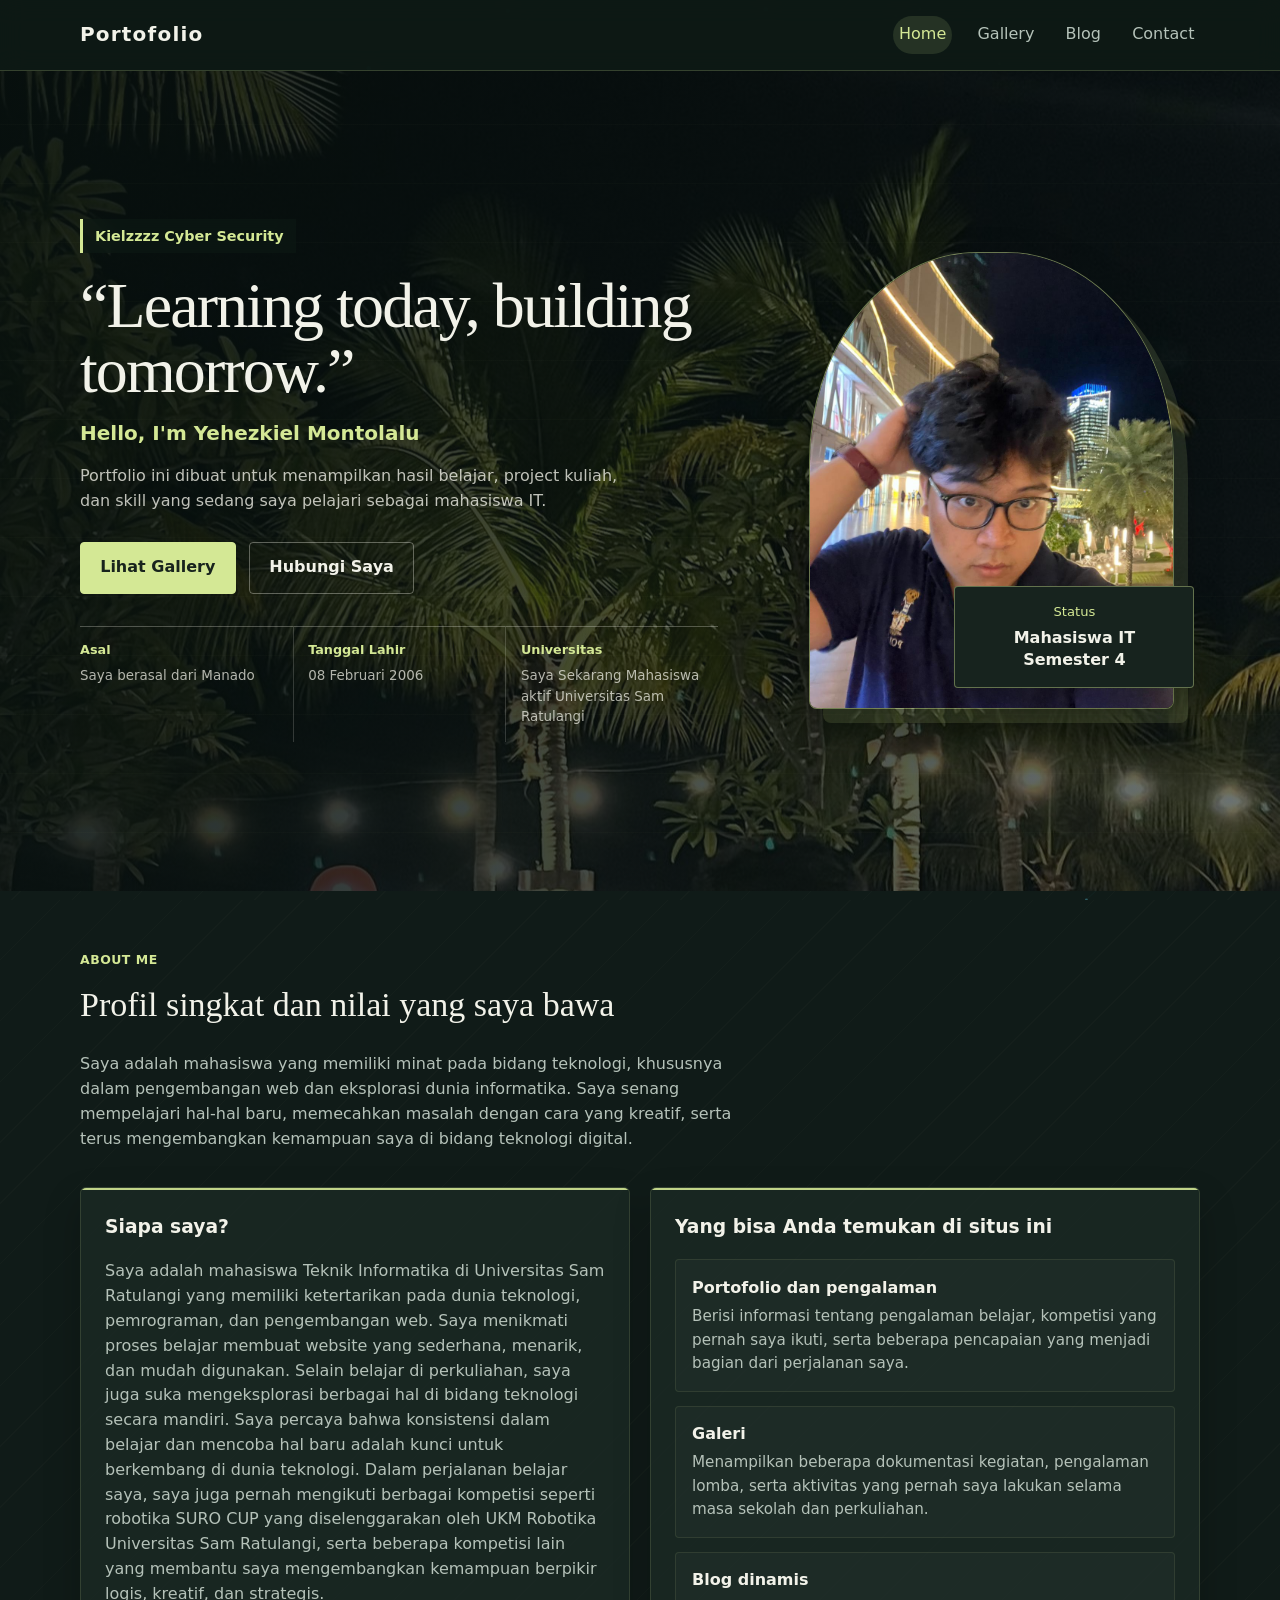
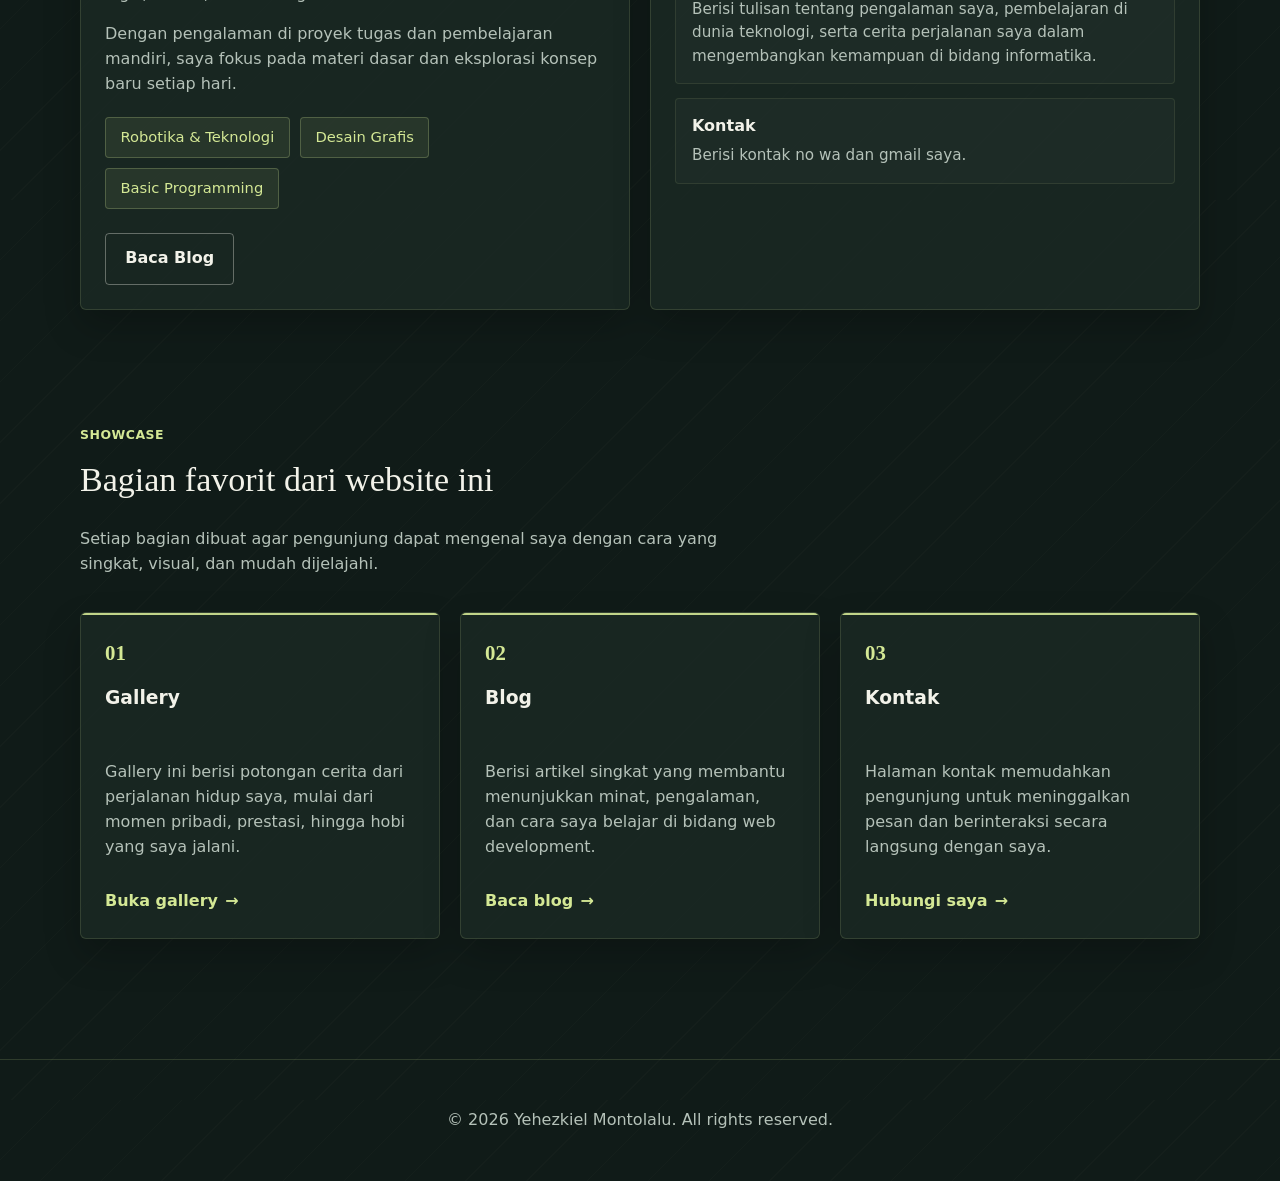
<file: INDEX.HTML>
<!DOCTYPE html>
<html lang="id">
  <head>
    <meta charset="UTF-8" />
    <meta name="viewport" content="width=device-width, initial-scale=1.0" />
    <title>Beranda • Portofolio</title>
    <link rel="stylesheet" href="css/styles.css" />
  </head>
  <body class="home-page">
    <header>
      <div class="container navbar">
        <a class="nav-brand" href="index.html">Portofolio</a>
        <button class="toggle-menu" type="button" aria-label="Toggle navigation">
          <svg viewBox="0 0 24 24" fill="none" stroke="currentColor" stroke-width="2" stroke-linecap="round" stroke-linejoin="round">
            <path d="M4 6h16" />
            <path d="M4 12h16" />
            <path d="M4 18h16" />
          </svg>
        </button>
        <nav class="nav-links" aria-label="Primary">
          <a href="index.html">Home</a>
          <a href="gallery.html">Gallery</a>
          <a href="blog.html">Blog</a>
          <a href="contact.html">Contact</a>
        </nav>
      </div>
    </header>

    <main>
      <section class="hero">
        <div class="container">
          <div class="hero-text">
            <span class="hero-badge">Kielzzzz Cyber Security</span>
            <h1>“Learning today, building tomorrow.”</h1>
            <h2>Hello, I'm Yehezkiel Montolalu</h2>
            <p>
              Portfolio ini dibuat untuk menampilkan hasil belajar, project kuliah, 
              dan skill yang sedang saya pelajari sebagai mahasiswa IT.
            </p>
            <div class="hero-actions">
              <a class="btn" href="gallery.html">Lihat Gallery</a>
              <a class="btn btn-secondary" href="contact.html">Hubungi Saya</a>
            </div>
            <div class="hero-stats" aria-label="Ringkasan singkat profil">
              <div class="stat-item">
                <strong>Asal</strong>
                <span>Saya berasal dari Manado</span>
              </div>
              <div class="stat-item">
                <strong>Tanggal Lahir</strong>
                <span>08 Februari 2006</span>
              </div>
              <div class="stat-item">
                <strong>Universitas</strong>
                <span>Saya Sekarang Mahasiswa aktif Universitas Sam Ratulangi</span>
              </div>
            </div>
          </div>
          <div class="hero-figure">
            <img src="image/Kielzzzz.jpeg" alt="Foto Yehezkiel C.C.A. Montolalu" />
            <div class="figure-badge">
              <span>Status</span>
              <strong>Mahasiswa IT Semester 4</strong>
            </div>
          </div>
        </div>
      </section>

      <section class="section" id="about">
        <div class="container reveal">
          <div class="section-heading">
            <span class="section-kicker">About me</span>
            <h2>Profil singkat dan nilai yang saya bawa</h2>
            <p>
              Saya adalah mahasiswa yang memiliki minat pada bidang teknologi, khususnya dalam pengembangan web dan eksplorasi dunia informatika. 
              Saya senang mempelajari hal-hal baru, memecahkan masalah dengan cara yang kreatif, serta terus mengembangkan kemampuan saya di bidang teknologi digital.
            </p>
          </div>
          <div class="grid grid-2">
            <div class="card card-soft">
              <h3>Siapa saya?</h3>
              <p>
                Saya adalah mahasiswa Teknik Informatika di Universitas Sam Ratulangi yang memiliki ketertarikan pada dunia teknologi, pemrograman, dan pengembangan web. 
                Saya menikmati proses belajar membuat website yang sederhana, menarik, dan mudah digunakan. Selain belajar di perkuliahan, saya juga suka mengeksplorasi berbagai hal di bidang teknologi secara mandiri. 
                Saya percaya bahwa konsistensi dalam belajar dan mencoba hal baru adalah kunci untuk berkembang di dunia teknologi. Dalam perjalanan belajar saya, 
                saya juga pernah mengikuti berbagai kompetisi seperti robotika SURO CUP yang diselenggarakan oleh UKM Robotika Universitas Sam Ratulangi, serta beberapa kompetisi lain yang membantu saya mengembangkan kemampuan berpikir logis, kreatif, dan strategis.
              </p>
              <p>
                Dengan pengalaman di proyek tugas dan pembelajaran mandiri, saya fokus pada
                materi dasar dan eksplorasi konsep baru setiap hari.
              </p>
              <div class="chip-list" aria-label="Keahlian utama">
                <span class="chip">Robotika & Teknologi</span>
                <span class="chip">Desain Grafis</span>
                <span class="chip">Basic Programming</span>
              </div>
              <a class="btn btn-secondary" href="blog.html">Baca Blog</a>
            </div>
            <div class="card feature-card">
              <h3>Yang bisa Anda temukan di situs ini</h3>
              <ul class="feature-list">
                <li>
                  <strong>Portofolio dan pengalaman</strong>
                  <span>Berisi informasi tentang pengalaman belajar, kompetisi yang pernah saya ikuti, 
                    serta beberapa pencapaian yang menjadi bagian dari perjalanan saya.</span>
                </li>
                <li>
                  <strong>Galeri</strong>
                  <span>Menampilkan beberapa dokumentasi kegiatan, pengalaman lomba, 
                    serta aktivitas yang pernah saya lakukan selama masa sekolah dan perkuliahan.</span>
                </li>
                <li>
                  <strong>Blog dinamis</strong>
                  <span>Berisi tulisan tentang pengalaman saya, pembelajaran di dunia teknologi, 
                    serta cerita perjalanan saya dalam mengembangkan kemampuan di bidang informatika.</span>
                </li>
                <li>
                  <strong>Kontak</strong>
                  <span>Berisi kontak no wa dan gmail saya.</span>
                </li>
              </ul>
            </div>
          </div>
        </div>
      </section>

      <section class="section" id="showcase">
        <div class="container reveal">
          <div class="section-heading">
            <span class="section-kicker">Showcase</span>
            <h2>Bagian favorit dari website ini</h2>
            <p>
              Setiap bagian dibuat agar pengunjung dapat mengenal saya dengan cara yang singkat,
              visual, dan mudah dijelajahi.
            </p>
          </div>
          <div class="grid grid-3">
            <div class="card project-card">
              <span class="project-number">01</span>
              <h3>Gallery</h3>
              <p>
                Gallery ini berisi potongan cerita dari perjalanan hidup saya, mulai dari momen pribadi, prestasi, hingga hobi yang saya jalani.              </p>
              <a class="text-link" href="gallery.html">Buka gallery</a>
            </div>
            <div class="card project-card">
              <span class="project-number">02</span>
              <h3>Blog</h3>
              <p>
                Berisi artikel singkat yang membantu menunjukkan minat, pengalaman, dan cara saya
                belajar di bidang web development.
              </p>
              <a class="text-link" href="blog.html">Baca blog</a>
            </div>
            <div class="card project-card">
              <span class="project-number">03</span>
              <h3>Kontak</h3>
              <p>
                Halaman kontak memudahkan pengunjung untuk meninggalkan pesan dan berinteraksi secara
                langsung dengan saya.
              </p>
              <a class="text-link" href="contact.html">Hubungi saya</a>
            </div>
          </div>
        </div>
      </section>
    </main>

    <footer class="footer">
      <div class="container">
        <p>
          &copy; <span id="current-year"></span> Yehezkiel Montolalu. All rights reserved.
        </p>
      </div>
    </footer>

    <script src="js/main.js"></script>
  </body>
</html>
</file>
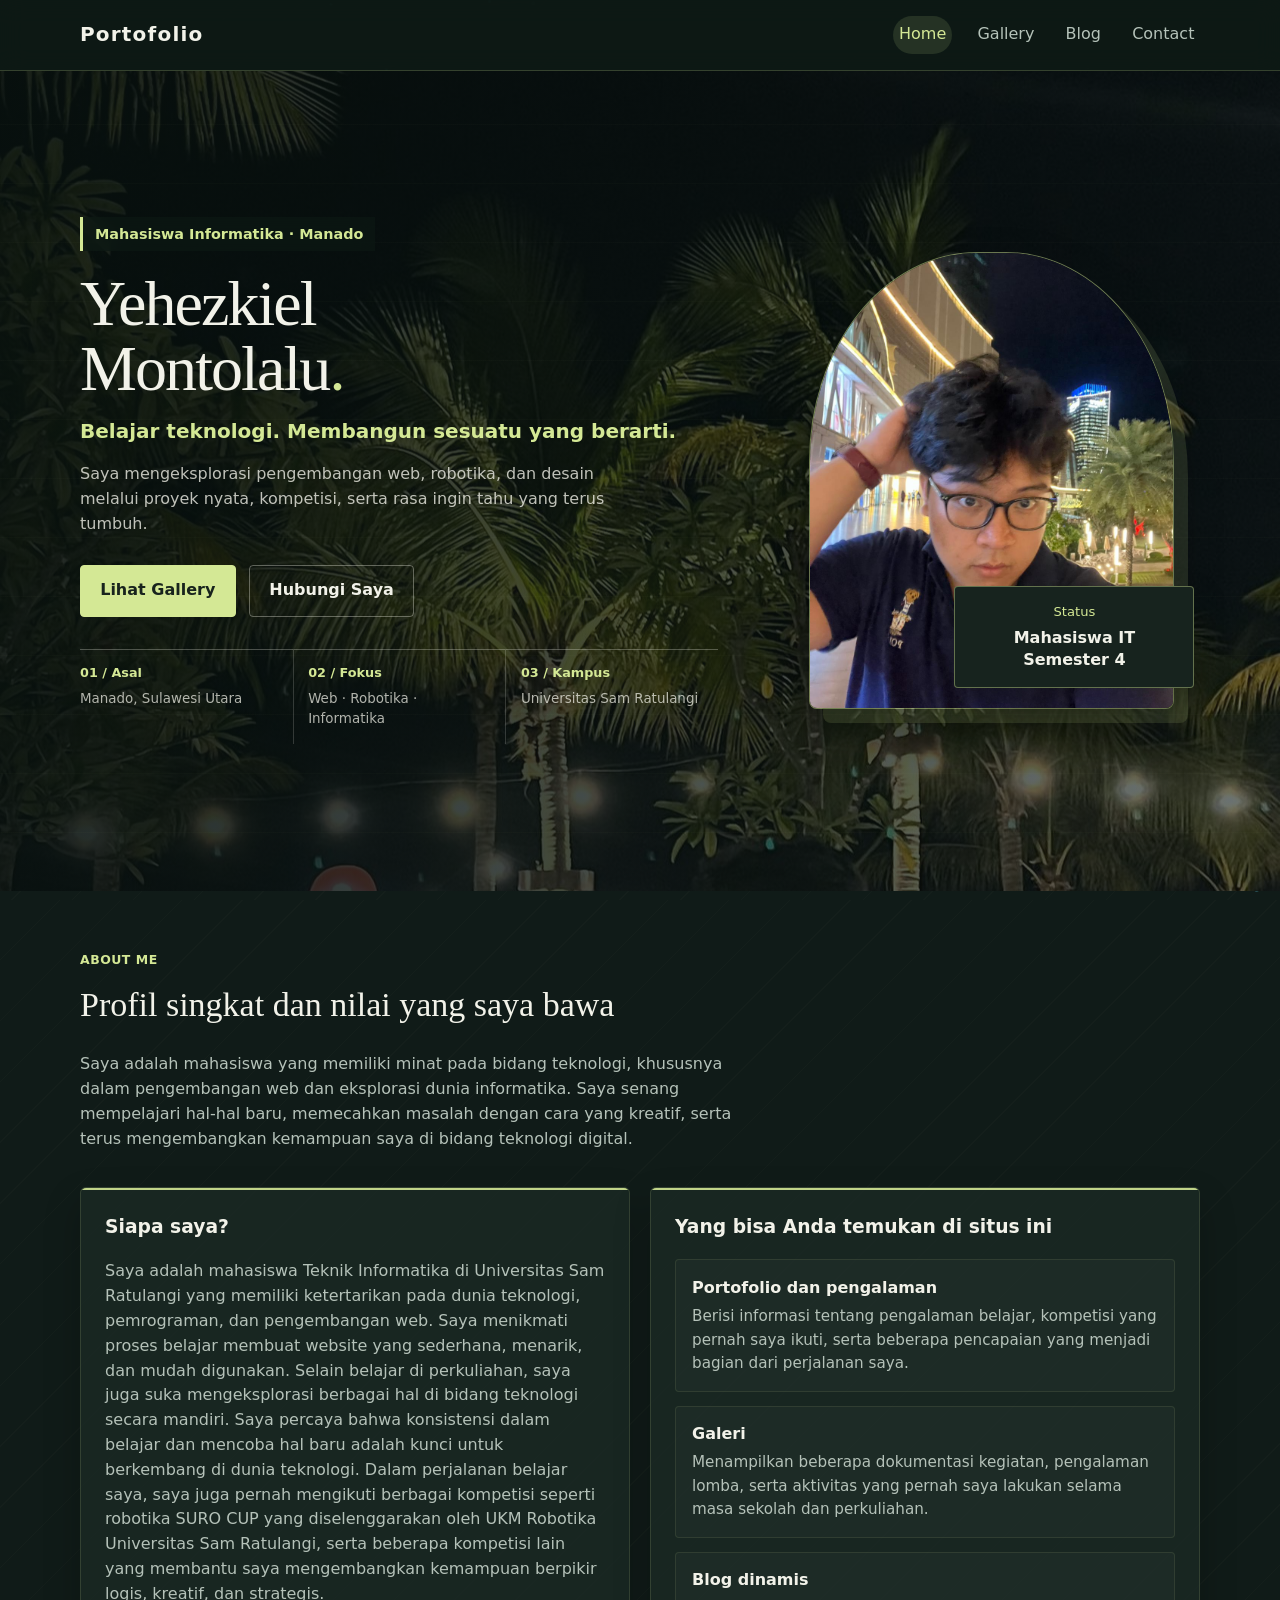
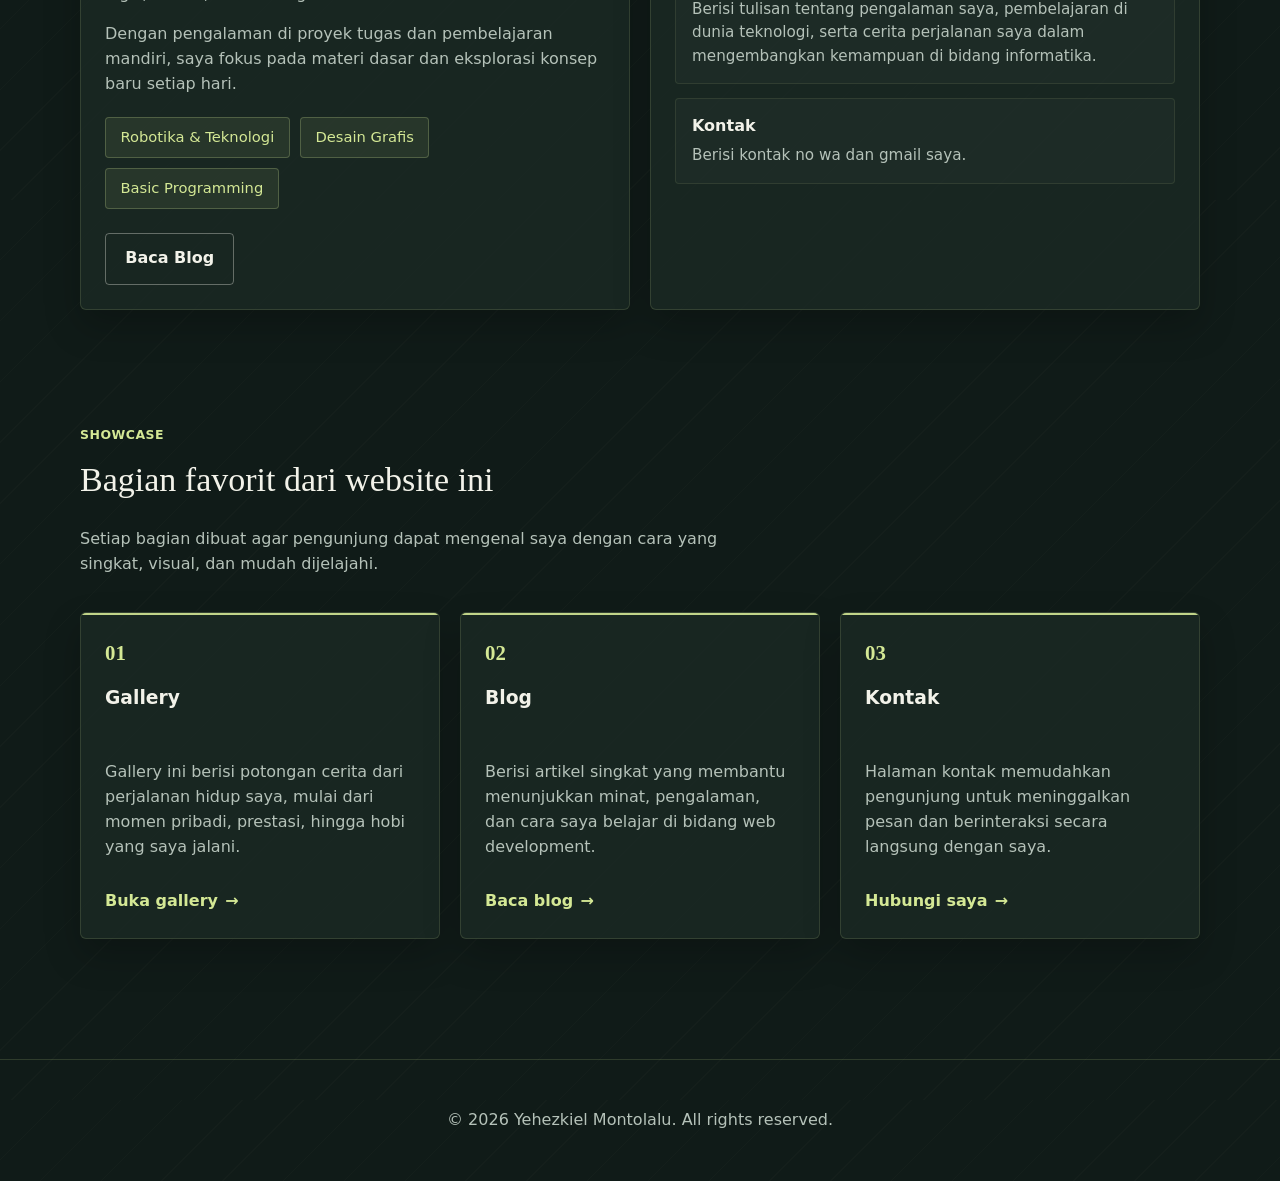
<file: index.html>
<!DOCTYPE html>
<html lang="id">
  <head>
    <meta charset="UTF-8" />
    <meta name="viewport" content="width=device-width, initial-scale=1.0" />
    <title>Beranda • Portofolio</title>
    <link rel="stylesheet" href="css/styles.css" />
  </head>
  <body class="home-page">
    <header>
      <div class="container navbar">
        <a class="nav-brand" href="index.html">Portofolio</a>
        <button class="toggle-menu" type="button" aria-label="Toggle navigation">
          <svg viewBox="0 0 24 24" fill="none" stroke="currentColor" stroke-width="2" stroke-linecap="round" stroke-linejoin="round">
            <path d="M4 6h16" />
            <path d="M4 12h16" />
            <path d="M4 18h16" />
          </svg>
        </button>
        <nav class="nav-links" aria-label="Primary">
          <a href="index.html">Home</a>
          <a href="gallery.html">Gallery</a>
          <a href="blog.html">Blog</a>
          <a href="contact.html">Contact</a>
        </nav>
      </div>
    </header>

    <main>
      <section class="hero">
        <div class="container">
          <div class="hero-text">
            <span class="hero-badge">Mahasiswa Informatika · Manado</span>
            <h1>Yehezkiel<br />Montolalu<span>.</span></h1>
            <h2>Belajar teknologi. Membangun sesuatu yang berarti.</h2>
            <p>
              Saya mengeksplorasi pengembangan web, robotika, dan desain melalui proyek nyata,
              kompetisi, serta rasa ingin tahu yang terus tumbuh.
            </p>
            <div class="hero-actions">
              <a class="btn" href="gallery.html">Lihat Gallery</a>
              <a class="btn btn-secondary" href="contact.html">Hubungi Saya</a>
            </div>
            <div class="hero-stats" aria-label="Ringkasan singkat profil">
              <div class="stat-item">
                <strong>01 / Asal</strong>
                <span>Manado, Sulawesi Utara</span>
              </div>
              <div class="stat-item">
                <strong>02 / Fokus</strong>
                <span>Web · Robotika · Informatika</span>
              </div>
              <div class="stat-item">
                <strong>03 / Kampus</strong>
                <span>Universitas Sam Ratulangi</span>
              </div>
            </div>
          </div>
          <div class="hero-figure">
            <img src="image/Kielzzzz.jpeg" alt="Foto Yehezkiel C.C.A. Montolalu" />
            <div class="figure-badge">
              <span>Status</span>
              <strong>Mahasiswa IT Semester 4</strong>
            </div>
          </div>
        </div>
      </section>

      <section class="section" id="about">
        <div class="container reveal">
          <div class="section-heading">
            <span class="section-kicker">About me</span>
            <h2>Profil singkat dan nilai yang saya bawa</h2>
            <p>
              Saya adalah mahasiswa yang memiliki minat pada bidang teknologi, khususnya dalam pengembangan web dan eksplorasi dunia informatika. 
              Saya senang mempelajari hal-hal baru, memecahkan masalah dengan cara yang kreatif, serta terus mengembangkan kemampuan saya di bidang teknologi digital.
            </p>
          </div>
          <div class="grid grid-2">
            <div class="card card-soft">
              <h3>Siapa saya?</h3>
              <p>
                Saya adalah mahasiswa Teknik Informatika di Universitas Sam Ratulangi yang memiliki ketertarikan pada dunia teknologi, pemrograman, dan pengembangan web. 
                Saya menikmati proses belajar membuat website yang sederhana, menarik, dan mudah digunakan. Selain belajar di perkuliahan, saya juga suka mengeksplorasi berbagai hal di bidang teknologi secara mandiri. 
                Saya percaya bahwa konsistensi dalam belajar dan mencoba hal baru adalah kunci untuk berkembang di dunia teknologi. Dalam perjalanan belajar saya, 
                saya juga pernah mengikuti berbagai kompetisi seperti robotika SURO CUP yang diselenggarakan oleh UKM Robotika Universitas Sam Ratulangi, serta beberapa kompetisi lain yang membantu saya mengembangkan kemampuan berpikir logis, kreatif, dan strategis.
              </p>
              <p>
                Dengan pengalaman di proyek tugas dan pembelajaran mandiri, saya fokus pada
                materi dasar dan eksplorasi konsep baru setiap hari.
              </p>
              <div class="chip-list" aria-label="Keahlian utama">
                <span class="chip">Robotika & Teknologi</span>
                <span class="chip">Desain Grafis</span>
                <span class="chip">Basic Programming</span>
              </div>
              <a class="btn btn-secondary" href="blog.html">Baca Blog</a>
            </div>
            <div class="card feature-card">
              <h3>Yang bisa Anda temukan di situs ini</h3>
              <ul class="feature-list">
                <li>
                  <strong>Portofolio dan pengalaman</strong>
                  <span>Berisi informasi tentang pengalaman belajar, kompetisi yang pernah saya ikuti, 
                    serta beberapa pencapaian yang menjadi bagian dari perjalanan saya.</span>
                </li>
                <li>
                  <strong>Galeri</strong>
                  <span>Menampilkan beberapa dokumentasi kegiatan, pengalaman lomba, 
                    serta aktivitas yang pernah saya lakukan selama masa sekolah dan perkuliahan.</span>
                </li>
                <li>
                  <strong>Blog dinamis</strong>
                  <span>Berisi tulisan tentang pengalaman saya, pembelajaran di dunia teknologi, 
                    serta cerita perjalanan saya dalam mengembangkan kemampuan di bidang informatika.</span>
                </li>
                <li>
                  <strong>Kontak</strong>
                  <span>Berisi kontak no wa dan gmail saya.</span>
                </li>
              </ul>
            </div>
          </div>
        </div>
      </section>

      <section class="section" id="showcase">
        <div class="container reveal">
          <div class="section-heading">
            <span class="section-kicker">Showcase</span>
            <h2>Bagian favorit dari website ini</h2>
            <p>
              Setiap bagian dibuat agar pengunjung dapat mengenal saya dengan cara yang singkat,
              visual, dan mudah dijelajahi.
            </p>
          </div>
          <div class="grid grid-3">
            <div class="card project-card">
              <span class="project-number">01</span>
              <h3>Gallery</h3>
              <p>
                Gallery ini berisi potongan cerita dari perjalanan hidup saya, mulai dari momen pribadi, prestasi, hingga hobi yang saya jalani.              </p>
              <a class="text-link" href="gallery.html">Buka gallery</a>
            </div>
            <div class="card project-card">
              <span class="project-number">02</span>
              <h3>Blog</h3>
              <p>
                Berisi artikel singkat yang membantu menunjukkan minat, pengalaman, dan cara saya
                belajar di bidang web development.
              </p>
              <a class="text-link" href="blog.html">Baca blog</a>
            </div>
            <div class="card project-card">
              <span class="project-number">03</span>
              <h3>Kontak</h3>
              <p>
                Halaman kontak memudahkan pengunjung untuk meninggalkan pesan dan berinteraksi secara
                langsung dengan saya.
              </p>
              <a class="text-link" href="contact.html">Hubungi saya</a>
            </div>
          </div>
        </div>
      </section>
    </main>

    <footer class="footer">
      <div class="container">
        <p>
          &copy; <span id="current-year"></span> Yehezkiel Montolalu. All rights reserved.
        </p>
      </div>
    </footer>

    <script src="js/main.js"></script>
  </body>
</html>
</file>
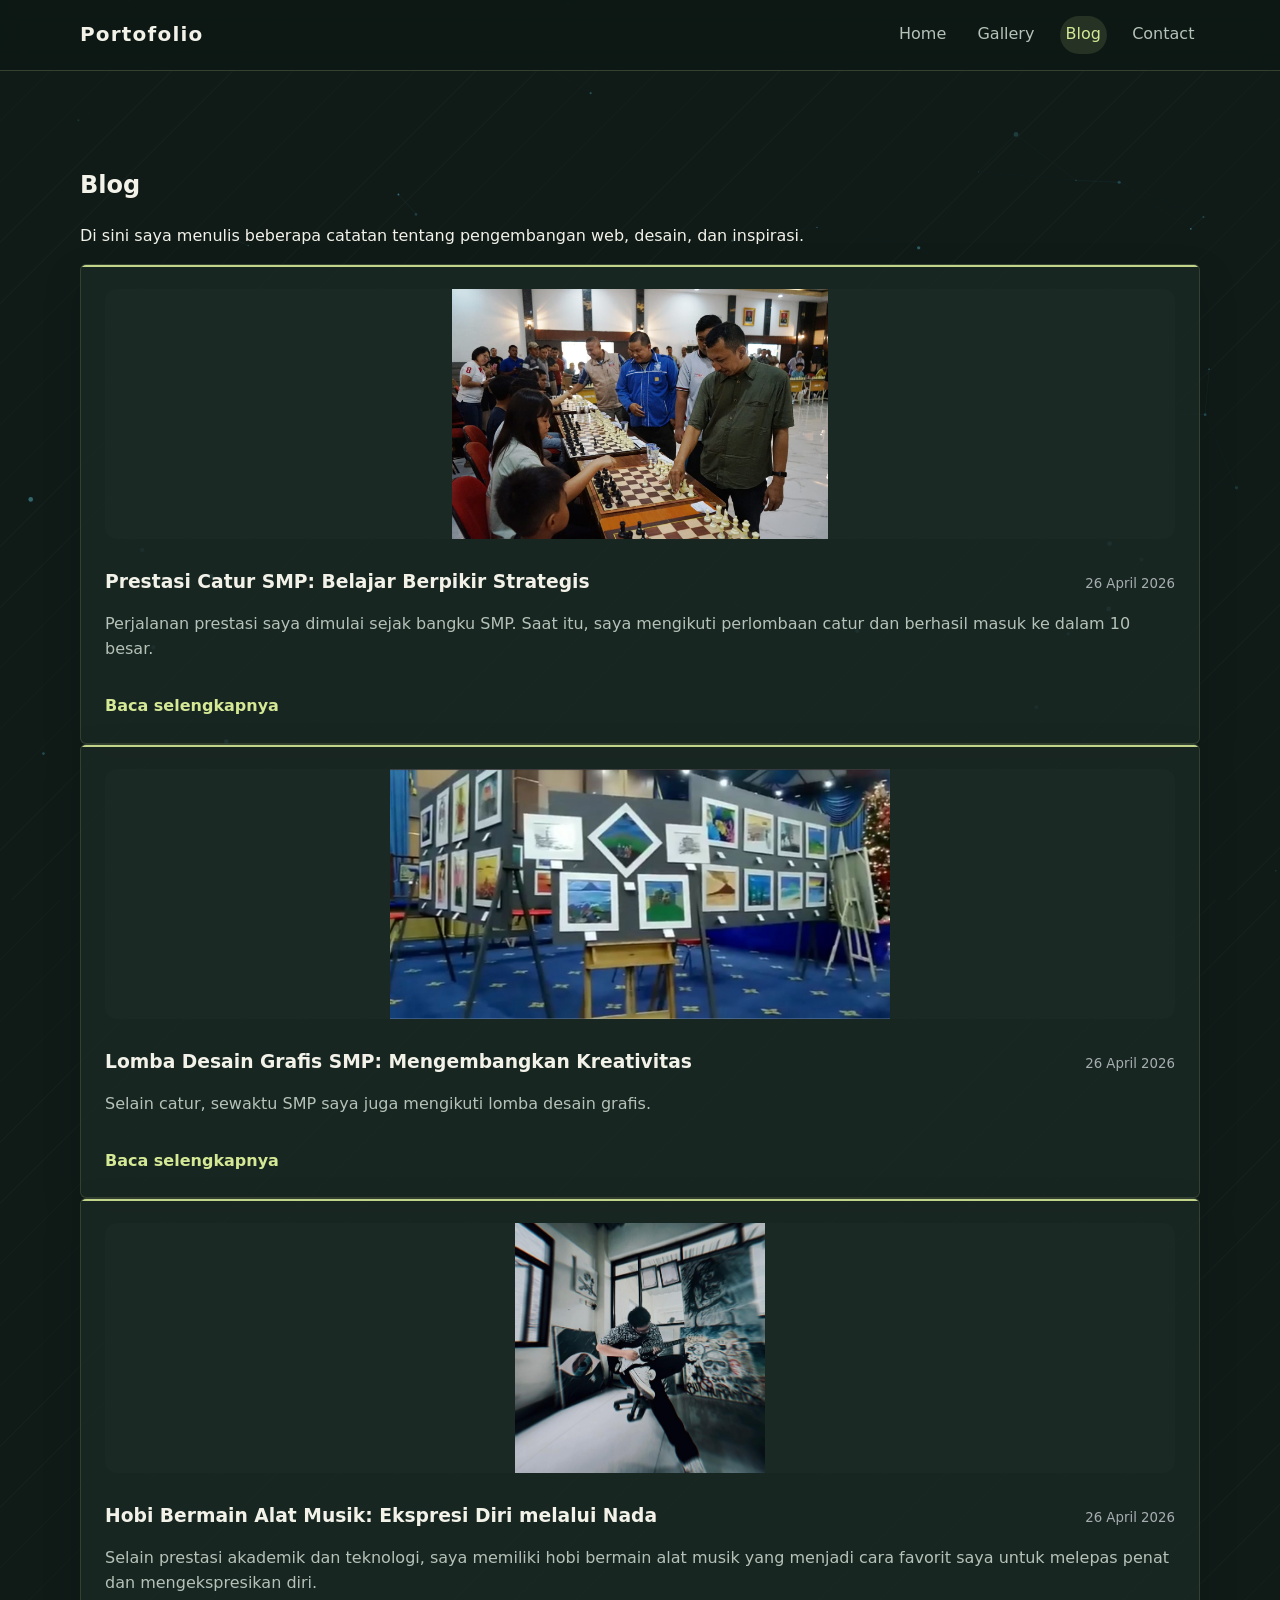
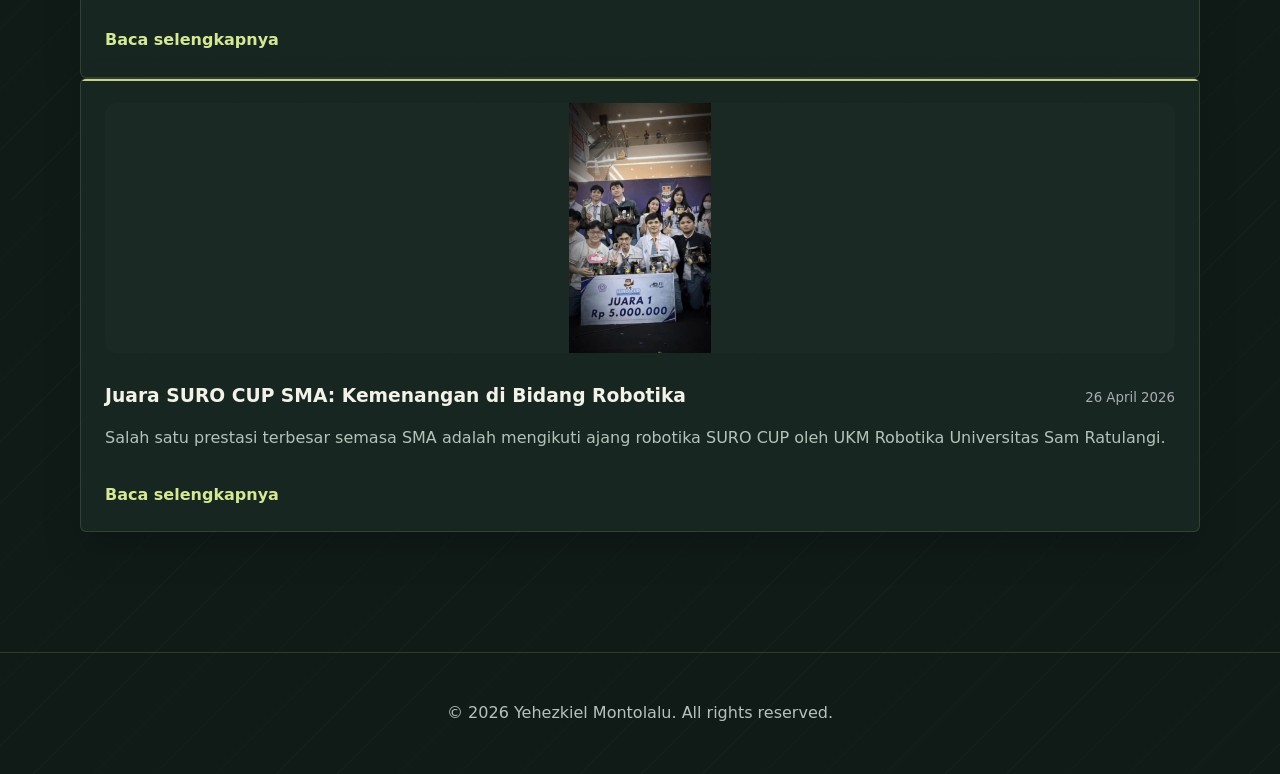
<file: blog.html>
<!DOCTYPE html>
<html lang="id">
  <head>
    <meta charset="UTF-8" />
    <meta name="viewport" content="width=device-width, initial-scale=1.0" />
    <title>Blog • Portofolio</title>
    <link rel="stylesheet" href="css/styles.css" />
  </head>
  <body>
    <header>
      <div class="container navbar">
        <a class="nav-brand" href="index.html">Portofolio</a>
        <button class="toggle-menu" type="button" aria-label="Toggle navigation">
          <svg viewBox="0 0 24 24" fill="none" stroke="currentColor" stroke-width="2" stroke-linecap="round" stroke-linejoin="round">
            <path d="M4 6h16" />
            <path d="M4 12h16" />
            <path d="M4 18h16" />
          </svg>
        </button>
        <nav class="nav-links" aria-label="Primary">
          <a href="index.html">Home</a>
          <a href="gallery.html">Gallery</a>
          <a href="blog.html">Blog</a>
          <a href="contact.html">Contact</a>
        </nav>
      </div>
    </header>

    <main>
      <section class="section">
        <div class="container reveal">
          <h1>Blog</h1>
          <p>
            Di sini saya menulis beberapa catatan tentang pengembangan web, desain, dan inspirasi.
          </p>
          <div id="blog-posts"></div>
        </div>
      </section>
    </main>

    <footer class="footer">
      <div class="container">
        <p>
          &copy; <span id="current-year"></span> Yehezkiel Montolalu. All rights reserved.
        </p>
      </div>
    </footer>

    <script src="js/main.js"></script>
  </body>
</html>
</file>
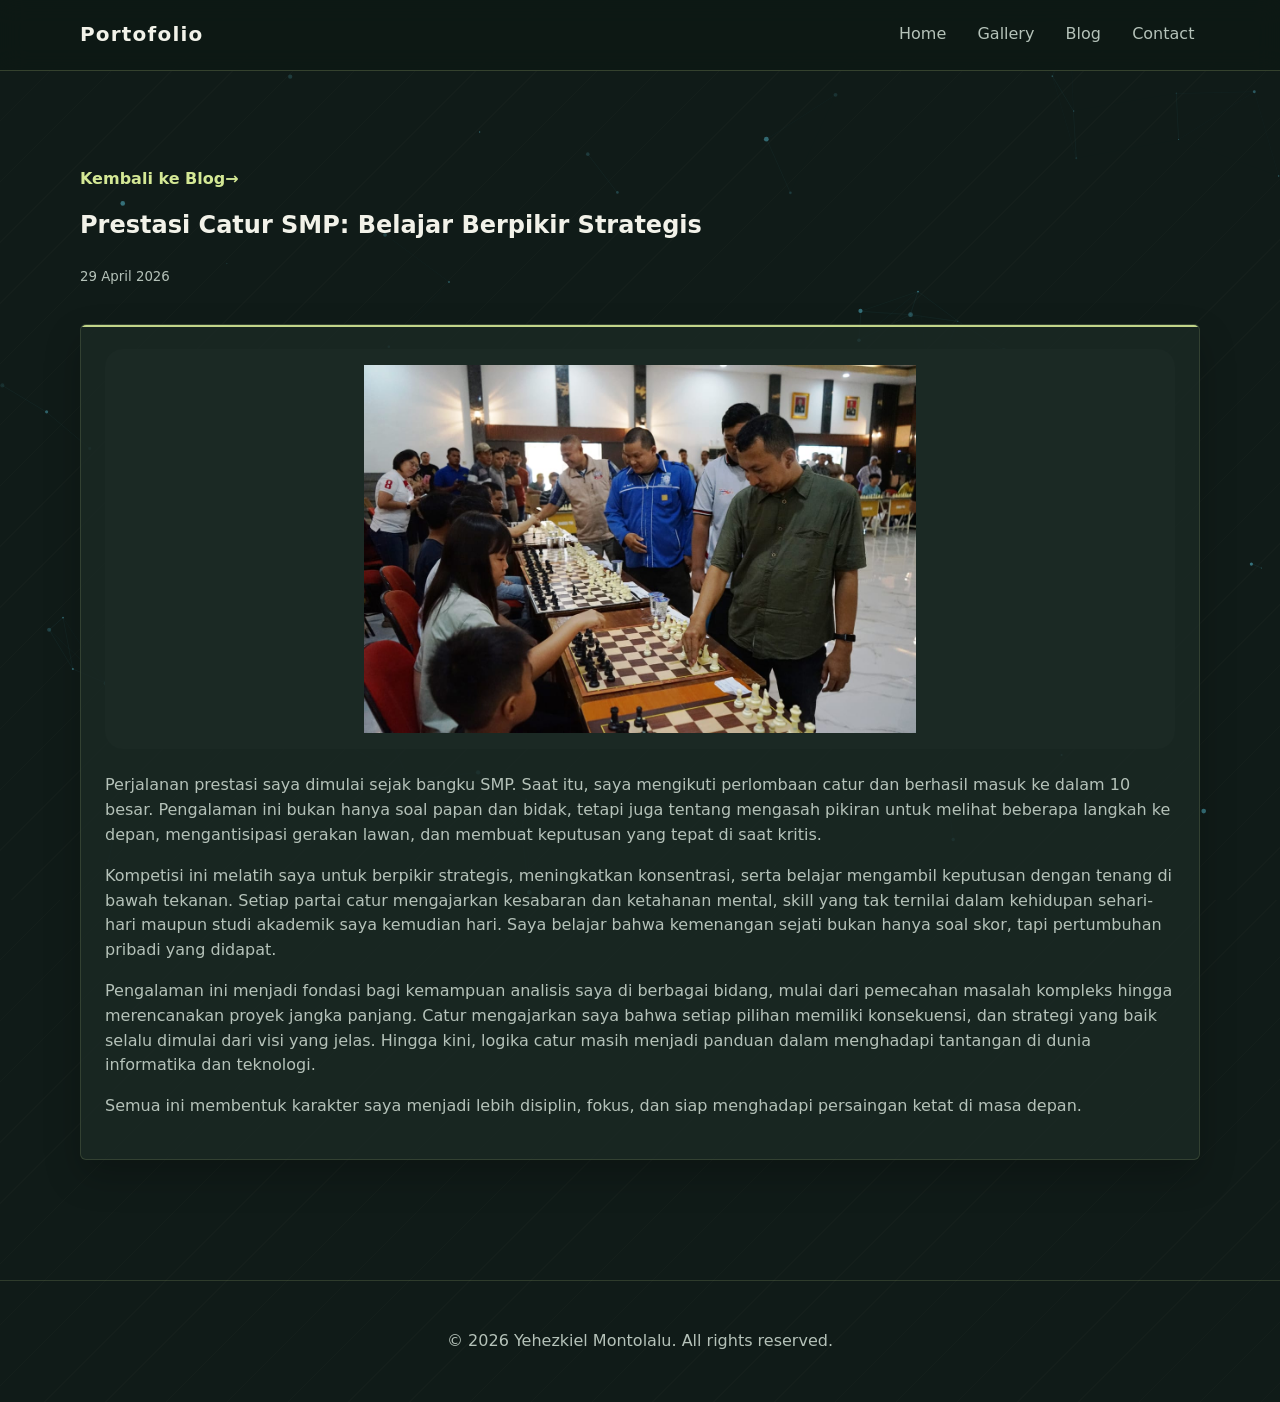
<file: catur.html>
<!DOCTYPE html>
<html lang="id">
  <head>
    <meta charset="UTF-8" />
    <meta name="viewport" content="width=device-width, initial-scale=1.0" />
    <title>Prestasi Catur SMP • Portofolio</title>
    <link rel="stylesheet" href="css/styles.css" />
  </head>
  <body>
    <header>
      <div class="container navbar">
        <a class="nav-brand" href="index.html">Portofolio</a>
        <button class="toggle-menu" type="button" aria-label="Toggle navigation">
          <svg viewBox="0 0 24 24" fill="none" stroke="currentColor" stroke-width="2" stroke-linecap="round" stroke-linejoin="round">
            <path d="M4 6h16" />
            <path d="M4 12h16" />
            <path d="M4 18h16" />
          </svg>
        </button>
        <nav class="nav-links" aria-label="Primary">
          <a href="index.html">Home</a>
          <a href="gallery.html">Gallery</a>
          <a href="blog.html">Blog</a>
          <a href="contact.html">Contact</a>
        </nav>
      </div>
    </header>

    <main>
      <section class="section">
        <div class="container">
          <div class="section-heading">
            <a href="blog.html" class="text-link" style="margin-bottom: 1rem; display: inline-block;">Kembali ke Blog</a>
            <h1>Prestasi Catur SMP: Belajar Berpikir Strategis</h1>
            <small style="color: var(--muted);">29 April 2026</small>
          </div>
          <div class="card">
            <img src="image/Catur.jpg" alt="Prestasi Catur SMP" style="width: 100%; max-height: 400px; height: auto; object-fit: contain; border-radius: 18px; margin-bottom: 1.5rem; background: var(--card); padding: 1rem;">
            <p>Perjalanan prestasi saya dimulai sejak bangku SMP. Saat itu, saya mengikuti perlombaan catur dan berhasil masuk ke dalam 10 besar. Pengalaman ini bukan hanya soal papan dan bidak, tetapi juga tentang mengasah pikiran untuk melihat beberapa langkah ke depan, mengantisipasi gerakan lawan, dan membuat keputusan yang tepat di saat kritis.</p>
            <p>Kompetisi ini melatih saya untuk berpikir strategis, meningkatkan konsentrasi, serta belajar mengambil keputusan dengan tenang di bawah tekanan. Setiap partai catur mengajarkan kesabaran dan ketahanan mental, skill yang tak ternilai dalam kehidupan sehari-hari maupun studi akademik saya kemudian hari. Saya belajar bahwa kemenangan sejati bukan hanya soal skor, tapi pertumbuhan pribadi yang didapat.</p>
            <p>Pengalaman ini menjadi fondasi bagi kemampuan analisis saya di berbagai bidang, mulai dari pemecahan masalah kompleks hingga merencanakan proyek jangka panjang. Catur mengajarkan saya bahwa setiap pilihan memiliki konsekuensi, dan strategi yang baik selalu dimulai dari visi yang jelas. Hingga kini, logika catur masih menjadi panduan dalam menghadapi tantangan di dunia informatika dan teknologi.</p>
            <p>Semua ini membentuk karakter saya menjadi lebih disiplin, fokus, dan siap menghadapi persaingan ketat di masa depan.</p>
          </div>
        </div>
      </section>
    </main>

    <footer class="footer">
      <div class="container">
        <p>&copy; <span id="current-year"></span> Yehezkiel Montolalu. All rights reserved.</p>
      </div>
    </footer>

    <script src="js/main.js"></script>
  </body>
</html>
</file>
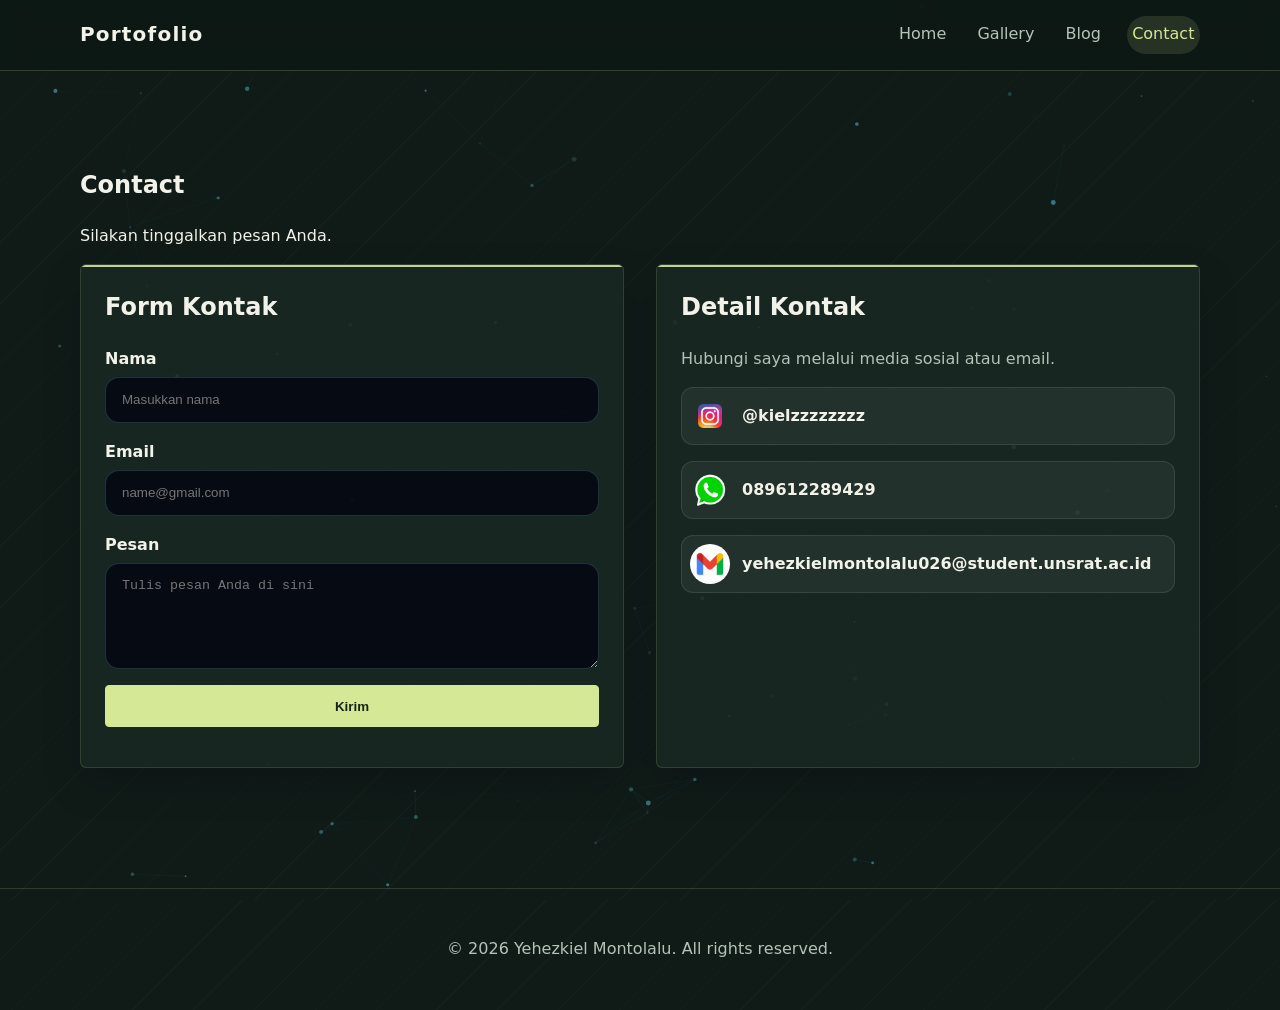
<file: contact.html>
<!DOCTYPE html>
<html lang="id">
  <head>
    <meta charset="UTF-8" />
    <meta name="viewport" content="width=device-width, initial-scale=1.0" />
    <title>Contact • Portofolio</title>
    <link rel="stylesheet" href="css/styles.css" />
  </head>
  <body>
    <header>
      <div class="container navbar">
        <a class="nav-brand" href="index.html">Portofolio</a>
        <button class="toggle-menu" type="button" aria-label="Toggle navigation">
          <svg viewBox="0 0 24 24" fill="none" stroke="currentColor" stroke-width="2" stroke-linecap="round" stroke-linejoin="round">
            <path d="M4 6h16" />
            <path d="M4 12h16" />
            <path d="M4 18h16" />
          </svg>
        </button>
        <nav class="nav-links" aria-label="Primary">
          <a href="index.html">Home</a>
          <a href="gallery.html">Gallery</a>
          <a href="blog.html">Blog</a>
          <a href="contact.html">Contact</a>
        </nav>
      </div>
    </header>

    <main>
      <section class="section">
        <div class="container reveal">
          <h1>Contact</h1>
          <p>
            Silakan tinggalkan pesan Anda.
          </p>
          <div class="grid contact-grid">
            <div class="card">
              <h2>Form Kontak</h2>
              <form id="contact-form">
                <label>
                  Nama
                  <input type="text" name="name" placeholder="Masukkan nama" required />
                </label>
                <label>
                  Email
                  <input type="email" name="email" placeholder="name@gmail.com" required />
                </label>
                <label>
                  Pesan
                  <textarea name="message" rows="5" placeholder="Tulis pesan Anda di sini" required></textarea>
                </label>
                <button class="btn" type="submit">Kirim</button>
              </form>
              <p class="form-note" id="contact-result"></p>
            </div>
            <div class="card">
              <h2>Detail Kontak</h2>
              <p>
                Hubungi saya melalui media sosial atau email.
              </p>
              <div class="social-links">
                <div class="social-item">
                  <img src="image/ig.jpeg" alt="Instagram" width="40" height="40">
                  <a href="https://instagram.com/kielzzzzzzzz" target="_blank" rel="noopener">@kielzzzzzzzz</a>
                </div>
                <div class="social-item">
                  <img src="image/wa.jpeg" alt="WhatsApp" width="40" height="40">
                  <a href="https://wa.me/6289612289429" target="_blank" rel="noopener">089612289429</a>
                </div>
                <div class="social-item">
                  <img src="image/gmail.jpeg" alt="Gmail" width="40" height="40">
                  <a href="mailto:yehezkielmontolalu026@student.unsrat.ac.id" rel="noopener">yehezkielmontolalu026@student.unsrat.ac.id</a>
                </div>
              </div>
            </div>
          </div>
        </div>
      </section>
    </main>

    <footer class="footer">
      <div class="container">
        <p>
          &copy; <span id="current-year"></span> Yehezkiel Montolalu. All rights reserved.
        </p>
      </div>
    </footer>

    <script src="js/main.js"></script>
  </body>
</html>
</file>
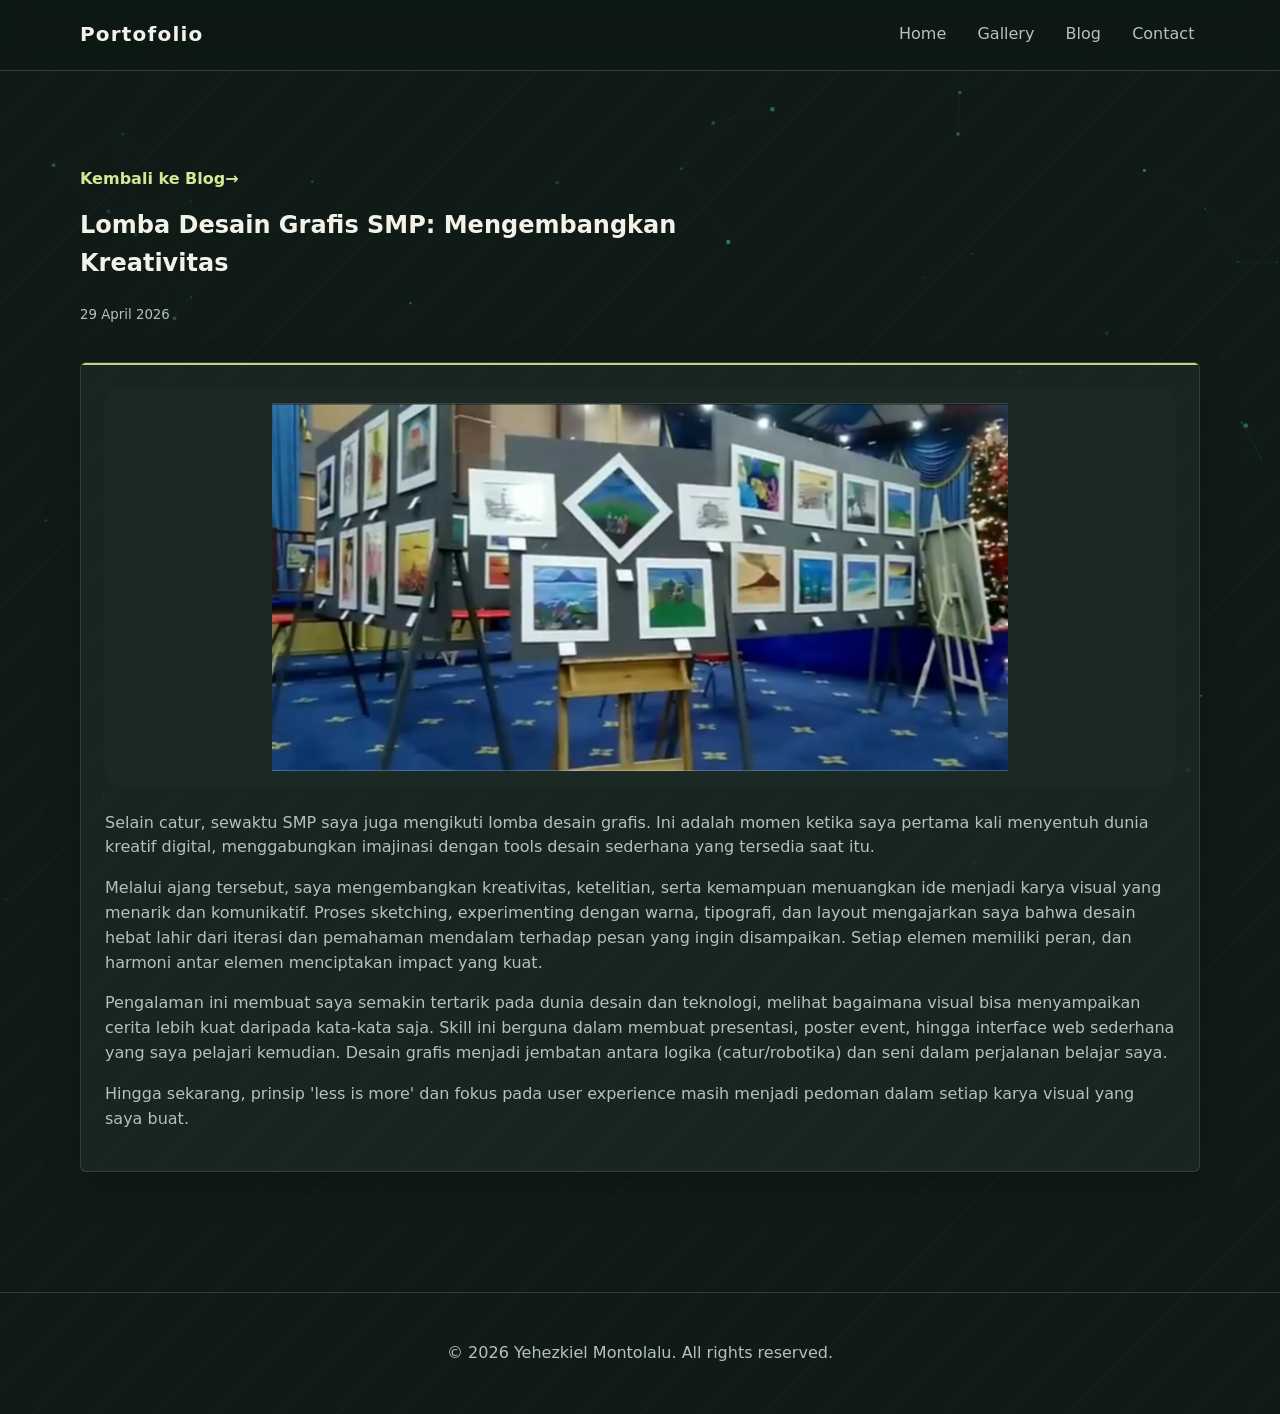
<file: desain.html>
<!DOCTYPE html>
<html lang="id">
  <head>
    <meta charset="UTF-8" />
    <meta name="viewport" content="width=device-width, initial-scale=1.0" />
    <title>Lomba Desain Grafis SMP • Portofolio</title>
    <link rel="stylesheet" href="css/styles.css" />
  </head>
  <body>
    <header>
      <div class="container navbar">
        <a class="nav-brand" href="index.html">Portofolio</a>
        <button class="toggle-menu" type="button" aria-label="Toggle navigation">
          <svg viewBox="0 0 24 24" fill="none" stroke="currentColor" stroke-width="2" stroke-linecap="round" stroke-linejoin="round">
            <path d="M4 6h16" />
            <path d="M4 12h16" />
            <path d="M4 18h16" />
          </svg>
        </button>
        <nav class="nav-links" aria-label="Primary">
          <a href="index.html">Home</a>
          <a href="gallery.html">Gallery</a>
          <a href="blog.html">Blog</a>
          <a href="contact.html">Contact</a>
        </nav>
      </div>
    </header>

    <main>
      <section class="section">
        <div class="container">
          <div class="section-heading">
            <a href="blog.html" class="text-link" style="margin-bottom: 1rem; display: inline-block;">Kembali ke Blog</a>
            <h1>Lomba Desain Grafis SMP: Mengembangkan Kreativitas</h1>
            <small style="color: var(--muted);">29 April 2026</small>
          </div>
          <div class="card">
            <img src="image/SuroCupp.jpeg" alt="Lomba Desain Grafis SMP" style="width: 100%; max-height: 400px; height: auto; object-fit: contain; border-radius: 18px; margin-bottom: 1.5rem; background: var(--card); padding: 1rem;">
            <p>Selain catur, sewaktu SMP saya juga mengikuti lomba desain grafis. Ini adalah momen ketika saya pertama kali menyentuh dunia kreatif digital, menggabungkan imajinasi dengan tools desain sederhana yang tersedia saat itu.</p>
            <p>Melalui ajang tersebut, saya mengembangkan kreativitas, ketelitian, serta kemampuan menuangkan ide menjadi karya visual yang menarik dan komunikatif. Proses sketching, experimenting dengan warna, tipografi, dan layout mengajarkan saya bahwa desain hebat lahir dari iterasi dan pemahaman mendalam terhadap pesan yang ingin disampaikan. Setiap elemen memiliki peran, dan harmoni antar elemen menciptakan impact yang kuat.</p>
            <p>Pengalaman ini membuat saya semakin tertarik pada dunia desain dan teknologi, melihat bagaimana visual bisa menyampaikan cerita lebih kuat daripada kata-kata saja. Skill ini berguna dalam membuat presentasi, poster event, hingga interface web sederhana yang saya pelajari kemudian. Desain grafis menjadi jembatan antara logika (catur/robotika) dan seni dalam perjalanan belajar saya.</p>
            <p>Hingga sekarang, prinsip 'less is more' dan fokus pada user experience masih menjadi pedoman dalam setiap karya visual yang saya buat.</p>
          </div>
        </div>
      </section>
    </main>

    <footer class="footer">
      <div class="container">
        <p>&copy; <span id="current-year"></span> Yehezkiel Montolalu. All rights reserved.</p>
      </div>
    </footer>

    <script src="js/main.js"></script>
  </body>
</html>
</file>
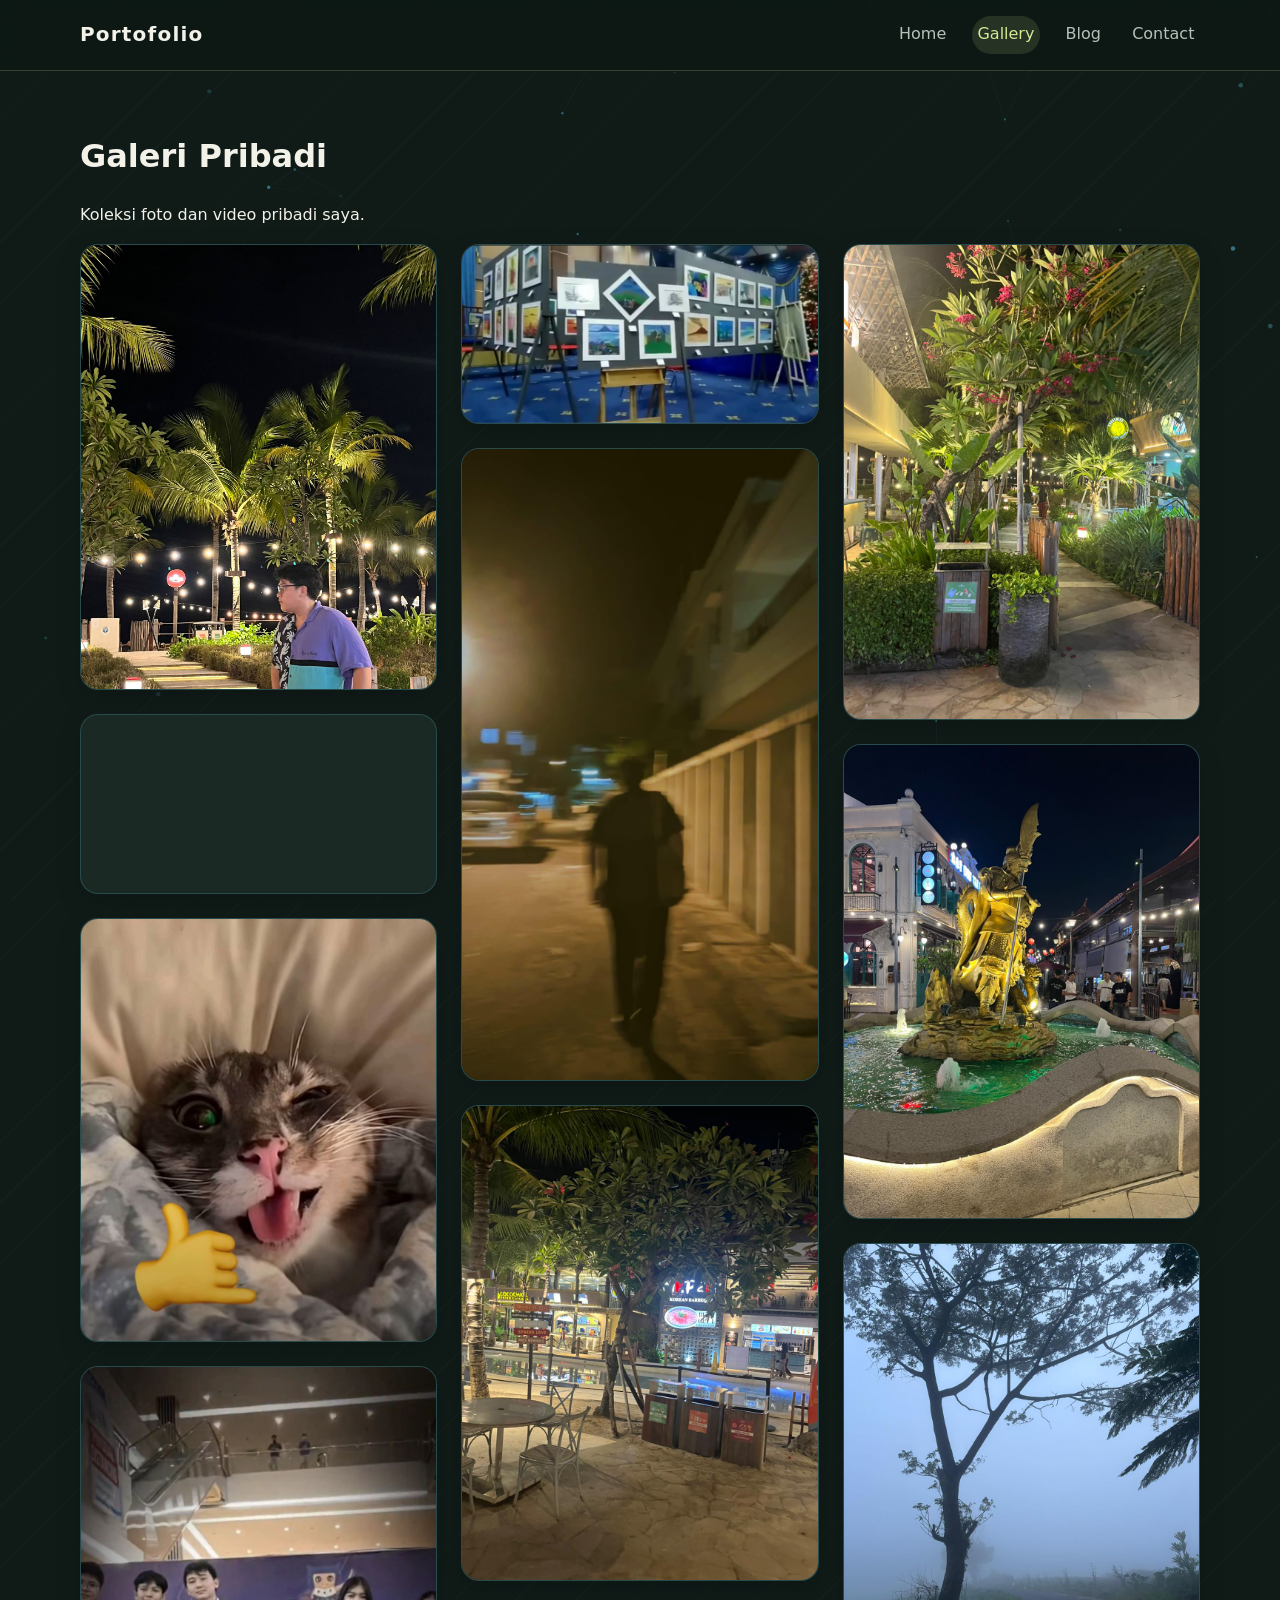
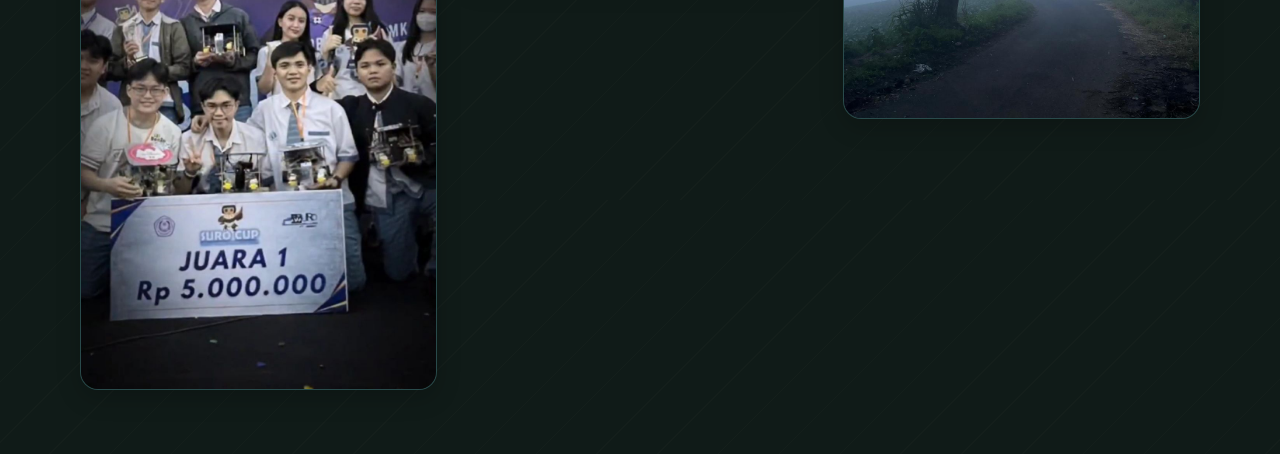
<file: gallery.html>
<!DOCTYPE html>
<html lang="id">
<head>
  <meta charset="UTF-8">
  <meta name="viewport" content="width=device-width, initial-scale=1.0">
  <title>Galeri Pribadi</title>
  <link rel="stylesheet" href="css/styles.css" />
</head>
<body class="gallery-page">
  <header>
    <div class="container navbar">
      <a class="nav-brand" href="index.html">Portofolio</a>
      <button class="toggle-menu" type="button" aria-label="Toggle navigation">
        <svg viewBox="0 0 24 24" fill="none" stroke="currentColor" stroke-width="2" stroke-linecap="round" stroke-linejoin="round">
          <path d="M4 6h16" />
          <path d="M4 12h16" />
          <path d="M4 18h16" />
        </svg>
      </button>
      <nav class="nav-links" aria-label="Primary">
        <a href="INDEX.HTML">Home</a>
        <a href="gallery.html">Gallery</a>
        <a href="blog.html">Blog</a>
        <a href="contact.html">Contact</a>
      </nav>
    </div>
  </header>

  <main>
    <div class="container reveal">
    <h1>Galeri Pribadi</h1>
    <p>Koleksi foto dan video pribadi saya.</p>
    <div class="gallery-grid">
      <div class="photo" data-src="image/bckground.jpeg" data-caption="Latar belakang favorit">
        <img src="image/bckground.jpeg" alt="bckground">
        <div class="photo-overlay">
          <div class="photo-overlay-content">
            <div class="photo-icon">✦</div>
            <h3 class="photo-title">Kielzzzz</h3>
          </div>
        </div>
      </div>
      <div class="photo" data-src="image/BermainPiano.mp4" data-caption="Bermain Piano">
        <video src="image/BermainPiano.mp4" autoplay loop muted playsinline></video>
        <div class="photo-overlay">
          <div class="photo-overlay-content">
            <div class="photo-icon">▶</div>
            <h3 class="photo-title">Hobi</h3>
          </div>
        </div>
      </div>
      <div class="photo" data-src="image/kucing.jpeg" data-caption="Kucing lucu">
        <img src="image/kucing.jpeg" alt="kucing">
        <div class="photo-overlay">
          <div class="photo-overlay-content">
            <div class="photo-icon">✦</div>
            <h3 class="photo-title">Kucing</h3>
          </div>
        </div>
      </div>
      <div class="photo" data-src="image/SuroCup.jpeg" data-caption="Suro Cup Robotika">
        <img src="image/SuroCup.jpeg" alt="Suro Cup">
        <div class="photo-overlay">
          <div class="photo-overlay-content">
            <div class="photo-icon">✦</div>
            <h3 class="photo-title">Suro Cup Robotika</h3>
          </div>
        </div>
      </div>
      <div class="photo" data-src="image/SuroCupp.jpeg" data-caption="Desain Suro Cup">
        <img src="image/SuroCupp.jpeg" alt="Suro Cupp">
        <div class="photo-overlay">
          <div class="photo-overlay-content">
            <div class="photo-icon">✦</div>
            <h3 class="photo-title">Desain Grafis</h3>
          </div>
        </div>
      </div>
      <div class="photo" data-src="image/FotoProfil.jpeg" data-caption="Foto Profil">
        <img src="image/FotoProfil.jpeg" alt="Profil">
        <div class="photo-overlay">
          <div class="photo-overlay-content">
            <div class="photo-icon">✦</div>
            <h3 class="photo-title">Kielzzzz</h3>
          </div>
        </div>
      </div>
      <div class="photo" data-src="image/haha.jpeg" data-caption="Momen Haha">
        <img src="image/haha.jpeg" alt="haha">
        <div class="photo-overlay">
          <div class="photo-overlay-content">
            <div class="photo-icon">✦</div>
            <h3 class="photo-title">Jakarta - Aloha</h3>
          </div>
        </div>
      </div>
      <div class="photo" data-src="image/hihi.jpeg" data-caption="Momen Hihi">
        <img src="image/hihi.jpeg" alt="hihi">
        <div class="photo-overlay">
          <div class="photo-overlay-content">
            <div class="photo-icon">✦</div>
            <h3 class="photo-title">Jakarta - Aloha</h3>
          </div>
        </div>
      </div>
      <div class="photo" data-src="image/hehe.jpeg" data-caption="Momen Hehe">
        <img src="image/hehe.jpeg" alt="hehe">
        <div class="photo-overlay">
          <div class="photo-overlay-content">
            <div class="photo-icon">✦</div>
            <h3 class="photo-title">Jakarta - ChinaTown</h3>
          </div>
        </div>
      </div>
      <div class="photo" data-src="image/huhu.jpeg" data-caption="Momen Huhu">
        <img src="image/huhu.jpeg" alt="huhu">
        <div class="photo-overlay">
          <div class="photo-overlay-content">
            <div class="photo-icon">✦</div>
            <h3 class="photo-title">Sulawesi Utara - Tomohon</h3>
          </div>
        </div>
      </div>
    </div>
  </div>
    </main>

    <div id="lightbox" class="lightbox">
      <button class="lightbox-close" onclick="closeLightbox()">&times;</button>
      <div class="lightbox-media" id="lightbox-media"></div>
      <div class="caption" id="lightbox-caption"></div>
    </div>

  <script src="js/main.js"></script>
</body>
</html>
</file>
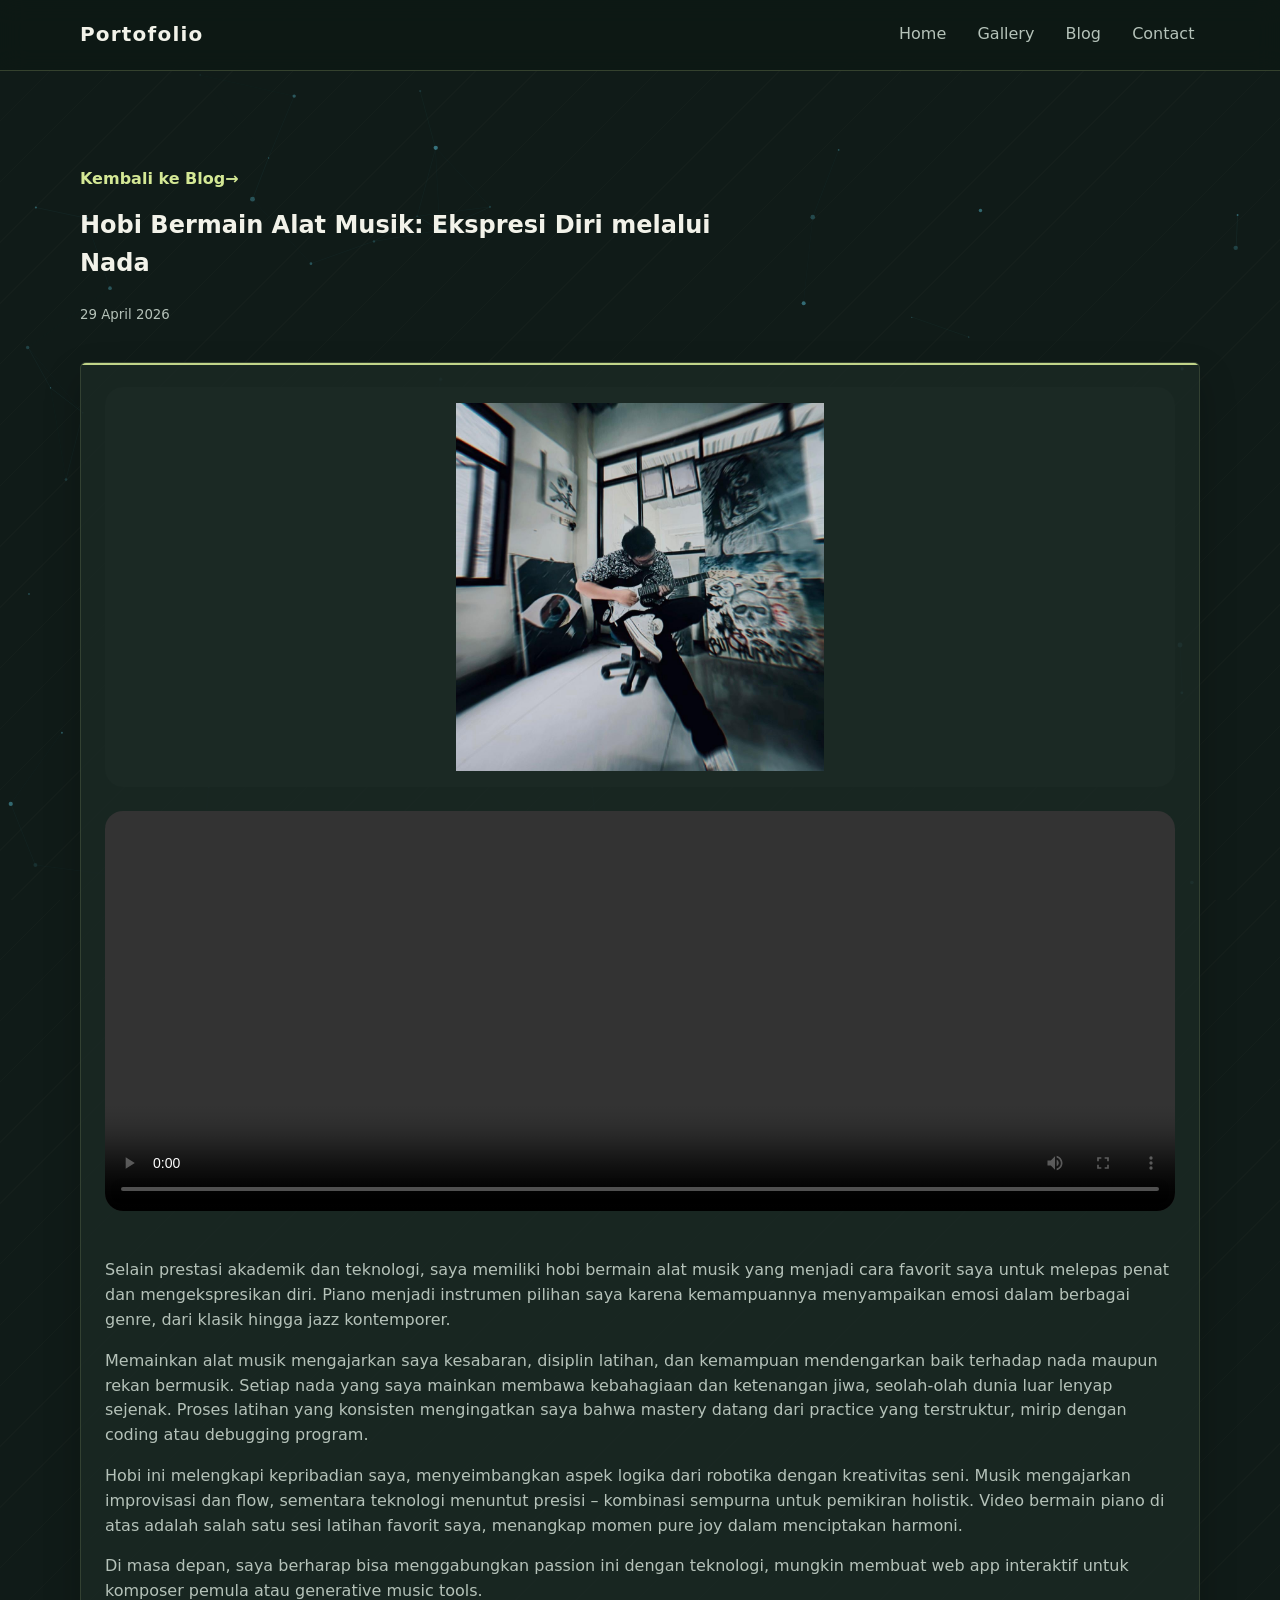
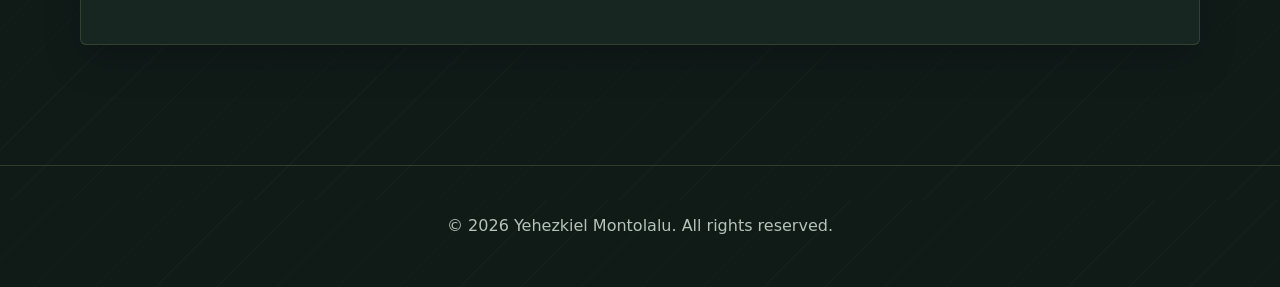
<file: musik.html>
<!DOCTYPE html>
<html lang="id">
  <head>
    <meta charset="UTF-8" />
    <meta name="viewport" content="width=device-width, initial-scale=1.0" />
    <title>Hobi Bermain Alat Musik • Portofolio</title>
    <link rel="stylesheet" href="css/styles.css" />
  </head>
  <body>
    <header>
      <div class="container navbar">
        <a class="nav-brand" href="index.html">Portofolio</a>
        <button class="toggle-menu" type="button" aria-label="Toggle navigation">
          <svg viewBox="0 0 24 24" fill="none" stroke="currentColor" stroke-width="2" stroke-linecap="round" stroke-linejoin="round">
            <path d="M4 6h16" />
            <path d="M4 12h16" />
            <path d="M4 18h16" />
          </svg>
        </button>
        <nav class="nav-links" aria-label="Primary">
          <a href="index.html">Home</a>
          <a href="gallery.html">Gallery</a>
          <a href="blog.html">Blog</a>
          <a href="contact.html">Contact</a>
        </nav>
      </div>
    </header>

    <main>
      <section class="section">
        <div class="container">
          <div class="section-heading">
            <a href="blog.html" class="text-link" style="margin-bottom: 1rem; display: inline-block;">Kembali ke Blog</a>
            <h1>Hobi Bermain Alat Musik: Ekspresi Diri melalui Nada</h1>
            <small style="color: var(--muted);">29 April 2026</small>
          </div>
          <div class="card">
            <img src="image/jazz.jpeg" alt="Hobi Musik" style="width: 100%; max-height: 400px; height: auto; object-fit: contain; border-radius: 18px; margin-bottom: 1.5rem; background: var(--card); padding: 1rem;">
            <video controls style="width: 100%; height: auto; max-height: 400px; object-fit: contain; border-radius: 18px; margin-bottom: 1.5rem;">
              <source src="image/BermainPiano.mp4" type="video/mp4">
              Browser tidak mendukung video.
            </video>
            <p>Selain prestasi akademik dan teknologi, saya memiliki hobi bermain alat musik yang menjadi cara favorit saya untuk melepas penat dan mengekspresikan diri. Piano menjadi instrumen pilihan saya karena kemampuannya menyampaikan emosi dalam berbagai genre, dari klasik hingga jazz kontemporer.</p>
            <p>Memainkan alat musik mengajarkan saya kesabaran, disiplin latihan, dan kemampuan mendengarkan baik terhadap nada maupun rekan bermusik. Setiap nada yang saya mainkan membawa kebahagiaan dan ketenangan jiwa, seolah-olah dunia luar lenyap sejenak. Proses latihan yang konsisten mengingatkan saya bahwa mastery datang dari practice yang terstruktur, mirip dengan coding atau debugging program.</p>
            <p>Hobi ini melengkapi kepribadian saya, menyeimbangkan aspek logika dari robotika dengan kreativitas seni. Musik mengajarkan improvisasi dan flow, sementara teknologi menuntut presisi – kombinasi sempurna untuk pemikiran holistik. Video bermain piano di atas adalah salah satu sesi latihan favorit saya, menangkap momen pure joy dalam menciptakan harmoni.</p>
            <p>Di masa depan, saya berharap bisa menggabungkan passion ini dengan teknologi, mungkin membuat web app interaktif untuk komposer pemula atau generative music tools.</p>
          </div>
        </div>
      </section>
    </main>

    <footer class="footer">
      <div class="container">
        <p>&copy; <span id="current-year"></span> Yehezkiel Montolalu. All rights reserved.</p>
      </div>
    </footer>

    <script src="js/main.js"></script>
  </body>
</html>
</file>
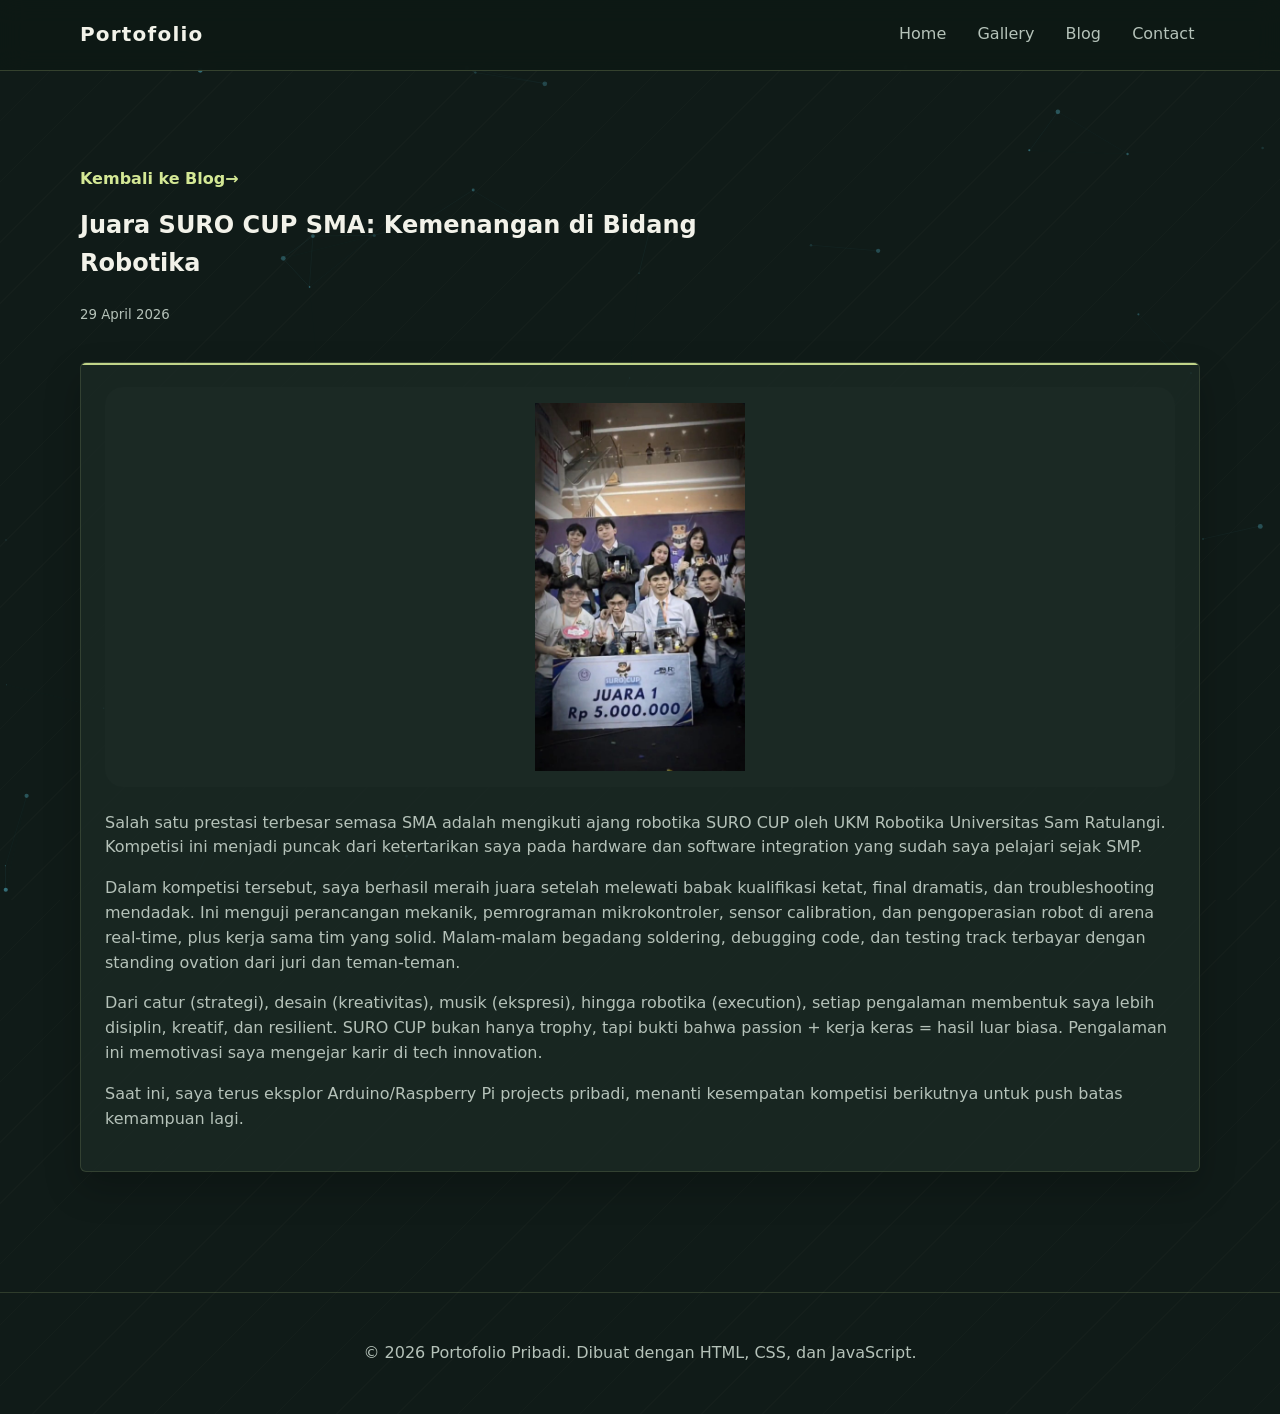
<file: robotika.html>
<!DOCTYPE html>
<html lang="id">
  <head>
    <meta charset="UTF-8" />
    <meta name="viewport" content="width=device-width, initial-scale=1.0" />
    <title>Juara SURO CUP SMA • Portofolio</title>
    <link rel="stylesheet" href="css/styles.css" />
  </head>
  <body>
    <header>
      <div class="container navbar">
        <a class="nav-brand" href="index.html">Portofolio</a>
        <button class="toggle-menu" type="button" aria-label="Toggle navigation">
          <svg viewBox="0 0 24 24" fill="none" stroke="currentColor" stroke-width="2" stroke-linecap="round" stroke-linejoin="round">
            <path d="M4 6h16" />
            <path d="M4 12h16" />
            <path d="M4 18h16" />
          </svg>
        </button>
        <nav class="nav-links" aria-label="Primary">
          <a href="index.html">Home</a>
          <a href="gallery.html">Gallery</a>
          <a href="blog.html">Blog</a>
          <a href="contact.html">Contact</a>
        </nav>
      </div>
    </header>

    <main>
      <section class="section">
        <div class="container">
          <div class="section-heading">
            <a href="blog.html" class="text-link" style="margin-bottom: 1rem; display: inline-block;">Kembali ke Blog</a>
            <h1>Juara SURO CUP SMA: Kemenangan di Bidang Robotika</h1>
            <small style="color: var(--muted);">29 April 2026</small>
          </div>
          <div class="card">
            <img src="image/SuroCup.jpeg" alt="Juara SURO CUP Robotika" style="width: 100%; max-height: 400px; height: auto; object-fit: contain; border-radius: 18px; margin-bottom: 1.5rem; background: var(--card); padding: 1rem;">
            <p>Salah satu prestasi terbesar semasa SMA adalah mengikuti ajang robotika SURO CUP oleh UKM Robotika Universitas Sam Ratulangi. Kompetisi ini menjadi puncak dari ketertarikan saya pada hardware dan software integration yang sudah saya pelajari sejak SMP.</p>
            <p>Dalam kompetisi tersebut, saya berhasil meraih juara setelah melewati babak kualifikasi ketat, final dramatis, dan troubleshooting mendadak. Ini menguji perancangan mekanik, pemrograman mikrokontroler, sensor calibration, dan pengoperasian robot di arena real-time, plus kerja sama tim yang solid. Malam-malam begadang soldering, debugging code, dan testing track terbayar dengan standing ovation dari juri dan teman-teman.</p>
            <p>Dari catur (strategi), desain (kreativitas), musik (ekspresi), hingga robotika (execution), setiap pengalaman membentuk saya lebih disiplin, kreatif, dan resilient. SURO CUP bukan hanya trophy, tapi bukti bahwa passion + kerja keras = hasil luar biasa. Pengalaman ini memotivasi saya mengejar karir di tech innovation.</p>
            <p>Saat ini, saya terus eksplor Arduino/Raspberry Pi projects pribadi, menanti kesempatan kompetisi berikutnya untuk push batas kemampuan lagi.</p>
          </div>
        </div>
      </section>
    </main>

    <footer class="footer">
      <div class="container">
        <p>&copy; <span id="current-year"></span> Portofolio Pribadi. Dibuat dengan HTML, CSS, dan JavaScript.</p>
      </div>
    </footer>

    <script src="js/main.js"></script>
  </body>
</html>
</file>
<file: css/styles.css>
/* Main stylesheet for Personal Homepage */
:root {
  --bg: #050712;
  --card: rgba(18, 25, 42, 0.85);
  --text: #f4f7ff;
  --muted: rgba(244, 247, 255, 0.72);
  --accent: #5fcde4;
  --accent-2: #a277ff;
  --shadow: 0 22px 45px rgba(0, 0, 0, 0.45);
  --radius: 18px;
  --max-width: 980px;
  --font-sans: system-ui, -apple-system, BlinkMacSystemFont, "Segoe UI", sans-serif;
}

* {
  box-sizing: border-box;
}

html, body {
  height: 100%;
}

html {
  scroll-behavior: smooth;
}
#particles-bg {
  position: fixed;
  top: 0;
  left: 0;
  width: 100%;
  height: 100%;
  z-index: -1;
  pointer-events: none;
}

body {
  margin: 0;
  font-family: var(--font-sans);
  background: radial-gradient(circle at top, rgba(95, 205, 228, 0.18), transparent 45%),
    radial-gradient(circle at bottom, rgba(162, 119, 255, 0.18), transparent 48%),
    var(--bg);
  color: var(--text);
  line-height: 1.55;
  min-height: 100vh;
}

header {
  position: sticky;
  top: 0;
  z-index: 20;
  background: rgba(4, 7, 18, 0.78);
  border-bottom: 1px solid rgba(95, 205, 228, 0.25);
  backdrop-filter: blur(12px);
}

img {
  max-width: 100%;
  display: block;
}

a {
  color: var(--accent);
  text-decoration: none;
}

a:hover {
  text-decoration: underline;
}

.container {
  width: min(94%, var(--max-width));
  margin: 0 auto;
}

.navbar {
  display: flex;
  align-items: center;
  justify-content: space-between;
  padding: 1rem 0;
}

.nav-brand {
  font-weight: 700;
  letter-spacing: 0.06em;
  font-size: 1.25rem;
}

.nav-links {
  display: flex;
  gap: 1.25rem;
  align-items: center;
}

.nav-links a {
  padding: 0.4rem 0.35rem;
  border-radius: 999px;
  font-weight: 500;
  transition: background 160ms ease, transform 160ms ease;
}

.nav-links a:hover,
.nav-links a.active {
  background: rgba(95, 205, 228, 0.18);
}

.toggle-menu {
  display: none;
  background: none;
  border: none;
  cursor: pointer;
  padding: 0.35rem;
  color: inherit;
}

.toggle-menu svg {
  width: 1.5rem;
  height: 1.5rem;
}

main {
  padding: 2.5rem 0 4rem;
}

.home-page main {
  padding-top: 0;
}

.section {
  padding: 3rem 0;
}

.section-heading {
  max-width: 42rem;
  margin-bottom: 2rem;
}

.section-kicker {
  display: inline-flex;
  align-items: center;
  gap: 0.45rem;
  padding: 0.4rem 0.85rem;
  border-radius: 999px;
  margin-bottom: 1rem;
  background: rgba(95, 205, 228, 0.12);
  border: 1px solid rgba(95, 205, 228, 0.2);
  color: var(--accent);
  font-size: 0.88rem;
  font-weight: 700;
  letter-spacing: 0.04em;
  text-transform: uppercase;
}

.section-heading p {
  color: var(--muted);
  margin-bottom: 0;
}

.section h1,
.section h2 {
  margin-top: 0;
}

.hero {
  min-height: calc(100vh - 80px);
  display: grid;
  place-items: center;
  text-align: center;
  padding: 4rem 1rem;
  position: relative;
  overflow: hidden;
  background: linear-gradient(135deg, rgba(2, 6, 18, 0.72), rgba(7, 16, 31, 0.84)), url('../image/bckground.jpeg') center/cover no-repeat;
  animation: heroGlow 18s ease-in-out infinite;
}

.hero::before {
  content: "";
  position: absolute;
  inset: 0;
  background: radial-gradient(circle, rgba(255, 255, 255, 0.12), transparent 55%);
  opacity: 0.9;
  mix-blend-mode: screen;
  pointer-events: none;
}

.hero::after {
  content: "";
  position: absolute;
  width: 26rem;
  height: 26rem;
  right: -8rem;
  top: -7rem;
  border-radius: 50%;
  background: radial-gradient(circle, rgba(162, 119, 255, 0.28), transparent 68%);
  filter: blur(6px);
  pointer-events: none;
}

.hero > .container {
  position: relative;
  z-index: 1;
  display: grid;
  grid-template-columns: minmax(0, 1fr) minmax(0, 360px);
  gap: 2.5rem;
  align-items: center;
}

.hero-text {
  text-align: left;
}

.hero-badge {
  display: inline-flex;
  align-items: center;
  padding: 0.45rem 0.9rem;
  margin-bottom: 1rem;
  border-radius: 999px;
  background: rgba(255, 255, 255, 0.1);
  border: 1px solid rgba(255, 255, 255, 0.16);
  color: rgba(255, 255, 255, 0.92);
  font-size: 0.9rem;
  font-weight: 600;
  backdrop-filter: blur(10px);
}

.hero-text h1 {
  font-size: clamp(2.4rem, 4vw, 3.8rem);
  letter-spacing: -0.03em;
  line-height: 1.05;
  margin-bottom: 0.6rem;
  color: transparent;
  background: linear-gradient(90deg, #fff, var(--accent), #fff);
  background-size: 200% auto;
  -webkit-background-clip: text;
  background-clip: text;
  -webkit-text-fill-color: transparent;
  animation: gradientText 5s ease infinite;
}

@keyframes gradientText {
  0% { background-position: 0% 50%; }
  50% { background-position: 100% 50%; }
  100% { background-position: 0% 50%; }
}


.reveal {
  opacity: 0;
  transform: translateY(30px);
  transition: all 0.8s cubic-bezier(0.5, 0, 0, 1);
}

.reveal.active {
  opacity: 1;
  transform: translateY(0);
}

@keyframes floatAnim {
  0% { transform: translateY(0px); }
  50% { transform: translateY(-15px); }
  100% { transform: translateY(0px); }
}


.hero-text h2 {
  margin: 0 0 1rem;
  color: var(--accent);
  font-size: clamp(1.1rem, 2vw, 1.45rem);
  font-weight: 600;
  display: inline-block;
  overflow: hidden;
  white-space: nowrap;
  border-right: 0.15em solid var(--accent);
  animation: typing 3s steps(40, end), blink-caret 0.75s step-end infinite;
}

@keyframes typing {
  from { width: 0 }
  to { width: 100% }
}

@keyframes blink-caret {
  from, to { border-color: transparent }
  50% { border-color: var(--accent) }
}

.hero-text p {
  max-width: 42rem;
  margin: 0 0 1.75rem;
  color: rgba(255, 255, 255, 0.85);
}

.hero-actions {
  display: flex;
  flex-wrap: wrap;
  gap: 0.85rem;
  margin-bottom: 1.5rem;
}

.hero-stats {
  display: grid;
  grid-template-columns: repeat(3, minmax(0, 1fr));
  gap: 0.85rem;
  max-width: 48rem;
}

.stat-item {
  padding: 1rem 1.1rem;
  border-radius: 18px;
  background: rgba(7, 12, 24, 0.56);
  border: 1px solid rgba(255, 255, 255, 0.12);
  box-shadow: 0 12px 30px rgba(0, 0, 0, 0.22);
  backdrop-filter: blur(10px);
}

.stat-item strong {
  display: block;
  margin-bottom: 0.35rem;
  font-size: 1rem;
  color: #fff;
}

.stat-item span {
  display: block;
  font-size: 0.92rem;
  color: rgba(255, 255, 255, 0.75);
}

.hero-figure {
  position: relative;
  width: 100%;
  max-width: 300px;
  margin: 0 auto;
}

.hero-figure img {
  width: 100%;
  border-radius: 26px;
  border: 1px solid rgba(95, 205, 228, 0.32);
  box-shadow: 0 22px 40px rgba(0, 0, 0, 0.55);
  filter: drop-shadow(0 10px 20px rgba(0, 0, 0, 0.35));
  animation: floatAnim 6s ease-in-out infinite;
  transition: transform 240ms ease, filter 240ms ease;
}

.hero-figure img:hover {
  transform: translateY(-6px) scale(1.01);
  filter: drop-shadow(0 16px 28px rgba(0, 0, 0, 0.55));
}

.figure-badge {
  position: absolute;
  right: -1rem;
  bottom: 1rem;
  max-width: 14rem;
  padding: 0.95rem 1rem;
  border-radius: 18px;
  background: rgba(7, 12, 24, 0.82);
  border: 1px solid rgba(95, 205, 228, 0.28);
  box-shadow: 0 18px 30px rgba(0, 0, 0, 0.35);
  backdrop-filter: blur(12px);
}

.figure-badge span {
  display: block;
  margin-bottom: 0.3rem;
  color: var(--accent);
  font-size: 0.82rem;
}

.figure-badge strong {
  display: block;
  line-height: 1.4;
}

@media (max-width: 900px) {
  .hero > .container {
    grid-template-columns: 1fr;
  }

  .hero-text {
    text-align: center;
  }

  .hero-text p {
    margin: 0 auto 1.75rem;
  }

  .hero-actions {
    justify-content: center;
  }

  .hero-stats {
    grid-template-columns: 1fr;
  }

  .hero-figure {
    opacity: 0.95;
  }

  .figure-badge {
    right: 0;
  }
}

.btn {
  display: inline-flex;
  align-items: center;
  justify-content: center;
  gap: 0.55rem;
  padding: 0.85rem 1.5rem;
  border-radius: 999px;
  border: 1px solid rgba(29, 110, 223, 0.35);
  background: linear-gradient(135deg, var(--accent), #3b82f6);
  color: #fff;
  cursor: pointer;
  font-weight: 600;
  box-shadow: 0 12px 24px rgba(29, 110, 223, 0.24);
  transition: transform 150ms ease, background 160ms ease, box-shadow 160ms ease;
}

.btn:hover {
  transform: translateY(-2px);
  background: linear-gradient(135deg, #76dced, #4f8fff);
  box-shadow: 0 16px 28px rgba(29, 110, 223, 0.3);
  text-decoration: none;
}

.btn-secondary {
  background: rgba(255, 255, 255, 0.06);
  border-color: rgba(255, 255, 255, 0.18);
  color: var(--text);
  box-shadow: none;
}

.btn-secondary:hover {
  background: rgba(255, 255, 255, 0.12);
}

.grid {
  display: grid;
  gap: 1.25rem;
}

.grid-2 {
  grid-template-columns: repeat(2, minmax(0, 1fr));
}

.grid-3 {
  grid-template-columns: repeat(3, minmax(0, 1fr));
}

.card {
  padding: 1.5rem;
  border-radius: var(--radius);
  background: var(--card);
  box-shadow: var(--shadow);
  border: 1px solid rgba(13, 27, 42, 0.12);
  position: relative;
  overflow: hidden;
  transition: transform 180ms ease, border-color 180ms ease, box-shadow 180ms ease;
}

.card::before {
  content: "";
  position: absolute;
  inset: 0 0 auto;
  height: 4px;
  background: linear-gradient(90deg, var(--accent), var(--accent-2));
  opacity: 0.9;
}

.card:hover {
  transform: translateY(-6px);
  border-color: rgba(95, 205, 228, 0.22);
  box-shadow: 0 26px 45px rgba(0, 0, 0, 0.35);
}

.card h3 {
  margin-top: 0;
}

.card p {
  color: var(--muted);
}

.chip-list {
  display: flex;
  flex-wrap: wrap;
  gap: 0.65rem;
  margin: 1.25rem 0 1.5rem;
}

.chip {
  padding: 0.5rem 0.9rem;
  border-radius: 999px;
  background: rgba(95, 205, 228, 0.14);
  border: 1px solid rgba(95, 205, 228, 0.18);
  color: var(--text);
  font-size: 0.92rem;
}

.feature-list {
  list-style: none;
  padding: 0;
  margin: 1rem 0 0;
  display: grid;
  gap: 0.85rem;
}

.feature-list li {
  display: grid;
  gap: 0.3rem;
  padding: 0.95rem 1rem;
  border-radius: 14px;
  background: rgba(255, 255, 255, 0.04);
  border: 1px solid rgba(255, 255, 255, 0.06);
}

.feature-list span {
  color: var(--muted);
  font-size: 0.95rem;
}

.project-card {
  display: flex;
  flex-direction: column;
  gap: 0.85rem;
  height: 100%;
}

.project-number {
  display: inline-grid;
  place-items: center;
  width: 2.6rem;
  height: 2.6rem;
  border-radius: 14px;
  background: rgba(95, 205, 228, 0.16);
  color: var(--accent);
  font-weight: 700;
}

.text-link {
  display: inline-flex;
  align-items: center;
  gap: 0.45rem;
  margin-top: auto;
  font-weight: 700;
}

.text-link::after {
  content: "→";
  transition: transform 160ms ease;
}

.text-link:hover {
  text-decoration: none;
}

.text-link:hover::after {
  transform: translateX(4px);
}

.card small {
  color: rgba(244, 247, 255, 0.65);
}

.footer {
  padding: 2rem 0;
  border-top: 1px solid rgba(13, 27, 42, 0.12);
  text-align: center;
  color: var(--muted);
}

.footer a {
  color: var(--muted);
}

@media (max-width: 820px) {
  .grid-2 {
    grid-template-columns: 1fr;
  }
  .grid-3 {
    grid-template-columns: 1fr;
  }
}

@media (max-width: 660px) {
  .nav-links {
    position: fixed;
    inset: 72px 0 0;
    flex-direction: column;
    align-items: flex-start;
    padding: 1.25rem;
    gap: 0.85rem;
    background: rgba(4, 7, 18, 0.95);
    box-shadow: 0 12px 25px rgba(0, 0, 0, 0.45);
    transform: translateY(-200%);
    transition: transform 220ms ease;
  }

  .hero {
    padding-inline: 0;
  }

  .nav-links.open {
    transform: translateY(0);
  }

  .toggle-menu {
    display: block;
  }
}

/* Gallery */
.gallery-grid {
  columns: 3 280px;
  column-gap: 1.5rem;
}

.photo {
  break-inside: avoid;
  margin-bottom: 1.5rem;
  border-radius: 18px;
  overflow: hidden;
  position: relative;
  cursor: pointer;
  border: 1px solid rgba(95, 205, 228, 0.2);
  box-shadow: 0 8px 24px rgba(0, 0, 0, 0.2);
  background: var(--card);
  transition: transform 0.3s ease, box-shadow 0.3s ease, border-color 0.3s ease;
}

.photo:hover {
  transform: translateY(-8px);
  box-shadow: 0 16px 32px rgba(95, 205, 228, 0.25);
  border-color: rgba(95, 205, 228, 0.5);
}

.post-img {
  width: 100%;
  height: 250px;
  object-fit: contain;
  border-radius: 12px;
  margin-bottom: 1rem;
  background: var(--card);
}

.read-more-link {
  display: inline-block;
  margin-top: 1rem;
  color: var(--accent);
  font-weight: 600;
  text-decoration: none;
  transition: transform 0.3s ease;
}

.read-more-link:hover {
  transform: translateX(5px);
}

.photo img, .photo video {
  width: 100%;
  height: auto;
  display: block;
  object-fit: cover;
  transition: transform 0.5s ease;
}

.photo:hover img, .photo:hover video {
  transform: scale(1.05);
}

.photo-overlay {
  position: absolute;
  inset: 0;
  background: linear-gradient(to top, rgba(11, 18, 32, 0.95) 0%, rgba(11, 18, 32, 0.4) 40%, transparent 100%);
  display: flex;
  align-items: flex-end;
  padding: 1.5rem;
  opacity: 0;
  transition: opacity 0.3s ease;
}

.photo:hover .photo-overlay {
  opacity: 1;
}

.photo-overlay-content {
  transform: translateY(20px);
  transition: transform 0.3s ease;
}

.photo:hover .photo-overlay-content {
  transform: translateY(0);
}

.photo-title {
  color: #fff;
  margin: 0 0 0.25rem 0;
  font-size: 1.15rem;
  font-weight: 600;
}

.photo-icon {
  display: inline-flex;
  align-items: center;
  justify-content: center;
  width: 2rem;
  height: 2rem;
  border-radius: 50%;
  background: var(--accent);
  color: #fff;
  margin-bottom: 0.75rem;
}

/* Lightbox */
.lightbox {
  position: fixed;
  inset: 0;
  background: rgba(0, 0, 0, 0.85);
  display: none;
  align-items: center;
  justify-content: center;
  padding: 2rem;
  z-index: 40;
}

.lightbox.open {
  display: flex;
}

.lightbox video,
.lightbox img {
  max-width: 95%;
  max-height: 85%;
  border-radius: var(--radius);
  box-shadow: var(--shadow);
}

.lightbox .caption {
  margin-top: 1rem;
  font-size: 0.95rem;
  color: var(--muted);
  text-align: center;
}

.lightbox .close {
  position: absolute;
  top: 1.25rem;
  right: 1.25rem;
  width: 2.3rem;
  height: 2.3rem;
  display: grid;
  place-items: center;
  border-radius: 999px;
  border: 1px solid rgba(13, 27, 42, 0.18);
  background: rgba(255, 255, 255, 0.92);
  cursor: pointer;
  color: var(--text);
}

.lightbox .close:hover {
  background: rgba(13, 27, 42, 0.9);
}

/* Blog */
.post {
  display: grid;
  gap: 1rem;
}

.post-header {
  display: flex;
  align-items: baseline;
  justify-content: space-between;
  flex-wrap: wrap;
  gap: 0.75rem;
}

.post-header h3 {
  margin: 0;
}

.post-body {
  color: var(--muted);
}

.post-body p {
  margin-top: 0;
}

.read-more {
  display: inline-flex;
  align-items: center;
  gap: 0.5rem;
  color: var(--accent);
  cursor: pointer;
  font-weight: 600;
  border: none;
  background: none;
  padding: 0;
}

.read-more:hover {
  text-decoration: underline;
}

/* Contact */
.contact-grid {
  grid-template-columns: minmax(0, 1fr) minmax(0, 1fr);
  gap: 2rem;
}

@media (max-width: 900px) {
  .contact-grid {
    grid-template-columns: 1fr;
  }
}

form {
  display: grid;
  gap: 1.05rem;
}

label {
  display: flex;
  flex-direction: column;
  gap: 0.35rem;
  font-weight: 600;
  color: var(--text);
}

/* Social Links */
.social-links {
  display: flex;
  flex-direction: column;
  gap: 1rem;
  margin-top: 1rem;
}

.social-item {
  display: flex;
  align-items: center;
  padding: 0.5rem;
  border-radius: 12px;
  background: rgba(255, 255, 255, 0.05);
  border: 1px solid rgba(255, 255, 255, 0.1);
  transition: transform 0.3s ease, background 0.3s ease, box-shadow 0.3s ease;
}

.social-item:hover {
  transform: translateX(10px);
  background: rgba(95, 205, 228, 0.15);
  border-color: rgba(95, 205, 228, 0.3);
  box-shadow: 0 4px 15px rgba(95, 205, 228, 0.2);
}

.social-item img {
  border-radius: 50%;
  margin-right: 0.75rem;
  vertical-align: middle;
}

.social-item a {
  color: var(--text);
  font-weight: 600;
  text-decoration: none;
  transition: color 0.3s ease;
}

.social-item:hover a {
  color: var(--accent);
}

.form-note {
  opacity: 0;
  transition: opacity 300ms ease;
  margin-top: 1rem;
  color: var(--accent);
}

input,
textarea {
  padding: 0.9rem 1rem;
  border-radius: 14px;
  border: 1px solid rgba(95, 205, 228, 0.22);
  background: rgba(4, 7, 18, 0.85);
  color: var(--text);
  resize: vertical;
  min-height: 2.5rem;
}

input:focus,
textarea:focus {
  outline: 2px solid rgba(95, 205, 228, 0.65);
  outline-offset: 2px;
}

.form-note {
  font-size: 0.9rem;
  color: rgba(13, 27, 42, 0.65);
}

@keyframes heroGlow {
  0%,
  100% {
    background-position: 30% 20%, 70% 35%, 0% 0%;
  }
  50% {
    background-position: 25% 25%, 75% 40%, 0% 0%;
  }
}

@media (prefers-reduced-motion: reduce) {
  * {
    transition: none !important;
  }
}

/* Portfolio refresh */
:root {
  --bg: #101b18;
  --card: #1b2924;
  --text: #f2f2e9;
  --muted: #b5c2b9;
  --accent: #d4e895;
  --accent-2: #e58b70;
  --shadow: 0 16px 36px rgba(0, 0, 0, .22);
  --radius: 8px;
  --max-width: 1120px;
}

body {
  background-color: var(--bg);
  background-image: repeating-linear-gradient(135deg, transparent 0 42px, rgba(212, 232, 149, .018) 42px 43px);
}

header {
  background: rgba(13, 25, 21, .94);
  border-bottom-color: rgba(212, 232, 149, .2);
}

.nav-brand { color: var(--text); }
.nav-links a { color: var(--muted); }
.nav-links a:hover, .nav-links a.active { background: rgba(212, 232, 149, .12); color: var(--accent); }
.toggle-menu { color: var(--accent); }

.hero {
  min-height: min(820px, calc(100vh - 72px));
  padding: 4rem 1rem;
  background: linear-gradient(90deg, rgba(8, 17, 15, .9), rgba(8, 17, 15, .58)), url('../image/bckground.jpeg') center 48% / cover no-repeat;
  animation: none;
}

.hero::before {
  background: repeating-linear-gradient(0deg, transparent 0 58px, rgba(212, 232, 149, .045) 58px 59px);
  opacity: .38;
  mix-blend-mode: normal;
}

.hero::after { display: none; }
.hero > .container { grid-template-columns: minmax(0, 1.1fr) minmax(280px, .72fr); gap: 4rem; }
.hero-text { max-width: 640px; }
.hero-badge { padding: .35rem .75rem; border: 0; border-left: 3px solid var(--accent); border-radius: 0; background: rgba(13, 25, 21, .65); color: var(--accent); }

.hero-text h1 {
  margin: .25rem 0 1rem;
  color: var(--text);
  background: none;
  font-family: Georgia, "Times New Roman", serif;
  font-size: 64px;
  font-weight: 400;
  line-height: 1.02;
  -webkit-text-fill-color: currentColor;
  animation: none;
}

.hero-text h1 span { color: var(--accent); }
.hero-text h2 {
  display: block;
  width: auto;
  margin: 0 0 1rem;
  overflow: visible;
  border: 0;
  color: var(--accent);
  font-size: 20px;
  font-weight: 600;
  line-height: 1.45;
  white-space: normal;
  animation: none;
}

.hero-text p { max-width: 34rem; color: rgba(242, 242, 233, .78); }
.hero-actions { margin-top: 1.5rem; }
.btn { padding: .78rem 1.2rem; border: 1px solid var(--accent); border-radius: 4px; background: var(--accent); color: #18231d; box-shadow: none; }
.btn:hover { background: #e1f2ac; box-shadow: none; }
.btn-secondary { border-color: rgba(242, 242, 233, .35); background: transparent; color: var(--text); }
.btn-secondary:hover { background: rgba(242, 242, 233, .1); }

.hero-stats { gap: 0; margin-top: 2rem; }
.stat-item {
  padding: .85rem .9rem .85rem 0;
  border: 0;
  border-top: 1px solid rgba(242, 242, 233, .28);
  border-radius: 0;
  background: transparent;
  box-shadow: none;
  backdrop-filter: none;
}
.stat-item + .stat-item { padding-left: .9rem; border-left: 1px solid rgba(242, 242, 233, .18); }
.stat-item strong { color: var(--accent); font-size: .8rem; }
.stat-item span { color: rgba(242, 242, 233, .72); font-size: .84rem; }

.hero-figure { max-width: 365px; }
.hero-figure img {
  aspect-ratio: 4 / 5;
  border: 1px solid rgba(212, 232, 149, .48);
  border-radius: 46% 46% 8px 8px;
  object-fit: cover;
  object-position: center 35%;
  filter: none;
  animation: none;
  box-shadow: 14px 14px 0 rgba(212, 232, 149, .12), 0 24px 48px rgba(0, 0, 0, .32);
}
.hero-figure img:hover { transform: translateY(-4px); filter: none; }
.figure-badge { right: -1.3rem; bottom: 1.3rem; max-width: 15rem; border: 1px solid rgba(212, 232, 149, .4); border-radius: 4px; background: #17231e; box-shadow: var(--shadow); }
.figure-badge span { color: var(--accent); }

.section { padding: 3.5rem 0; }
.section-heading { margin-bottom: 2.2rem; }
.section-kicker { padding: 0; border: 0; border-radius: 0; background: transparent; color: var(--accent); font-size: .78rem; }
.section-heading h2 { max-width: 42rem; font-family: Georgia, "Times New Roman", serif; font-size: 34px; font-weight: 400; line-height: 1.15; }
.section-heading p { max-width: 46rem; color: var(--muted); }
.card { border: 1px solid rgba(212, 232, 149, .14); border-radius: 6px; background: rgba(27, 41, 36, .84); box-shadow: var(--shadow); }
.card::before { height: 2px; background: var(--accent); }
.card:hover { border-color: rgba(212, 232, 149, .38); box-shadow: 0 20px 38px rgba(0, 0, 0, .28); }
.card h3 { color: var(--text); }
.card p, .feature-list span { color: var(--muted); }
.feature-list li { border-color: rgba(212, 232, 149, .1); border-radius: 4px; background: rgba(255, 255, 255, .025); }
.chip { border-color: rgba(212, 232, 149, .24); border-radius: 4px; background: rgba(212, 232, 149, .08); color: var(--accent); }
.project-number { width: auto; height: auto; justify-content: start; border-radius: 0; background: transparent; color: var(--accent); font-family: Georgia, "Times New Roman", serif; font-size: 1.3rem; }
.text-link, a { color: var(--accent); }
.footer { border-top-color: rgba(212, 232, 149, .16); }

@media (max-width: 900px) {
  .hero { min-height: auto; }
  .hero > .container { grid-template-columns: minmax(0, 1fr) minmax(240px, .72fr); gap: 2rem; }
  .hero-text { text-align: left; }
  .hero-text p { margin: 0 0 1.4rem; }
  .hero-actions { justify-content: flex-start; }
  .hero-stats { grid-template-columns: 1fr; }
  .stat-item, .stat-item + .stat-item { padding: .65rem 0; border-right: 0; border-left: 0; }
  .hero-figure { opacity: 1; }
  .figure-badge { right: -.4rem; }
}

@media (max-width: 660px) {
  .nav-links {
    top: 72px;
    bottom: auto;
    height: calc(100dvh - 72px);
    visibility: hidden;
    transform: translateY(-105%);
    transition: transform 220ms ease, visibility 220ms ease;
  }

  .nav-links.open {
    visibility: visible;
    transform: translateY(0);
  }

  .hero { padding: 3rem 0 2.5rem; }
  .hero > .container { grid-template-columns: 1fr; gap: 2rem; }
  .hero-text { text-align: left; }
  .hero-text h1 { font-size: 48px; }
  .hero-text h2 { font-size: 18px; }
  .hero-text p { margin-inline: 0; }
  .hero-actions { justify-content: flex-start; }
  .hero-stats { grid-template-columns: repeat(3, minmax(0, 1fr)); }
  .stat-item, .stat-item + .stat-item { padding: .7rem .45rem .7rem 0; border-top: 1px solid rgba(242, 242, 233, .28); }
  .stat-item + .stat-item { padding-left: .55rem; border-left: 1px solid rgba(242, 242, 233, .18); }
  .stat-item span { font-size: .76rem; }
  .hero-figure { width: min(78%, 300px); }
  .figure-badge { right: -1rem; }
  .section-heading h2 { font-size: 29px; }
}

@media (prefers-reduced-motion: reduce) {
  html { scroll-behavior: auto; }
  *, *::before, *::after { animation-duration: .01ms !important; }
}
</file>
